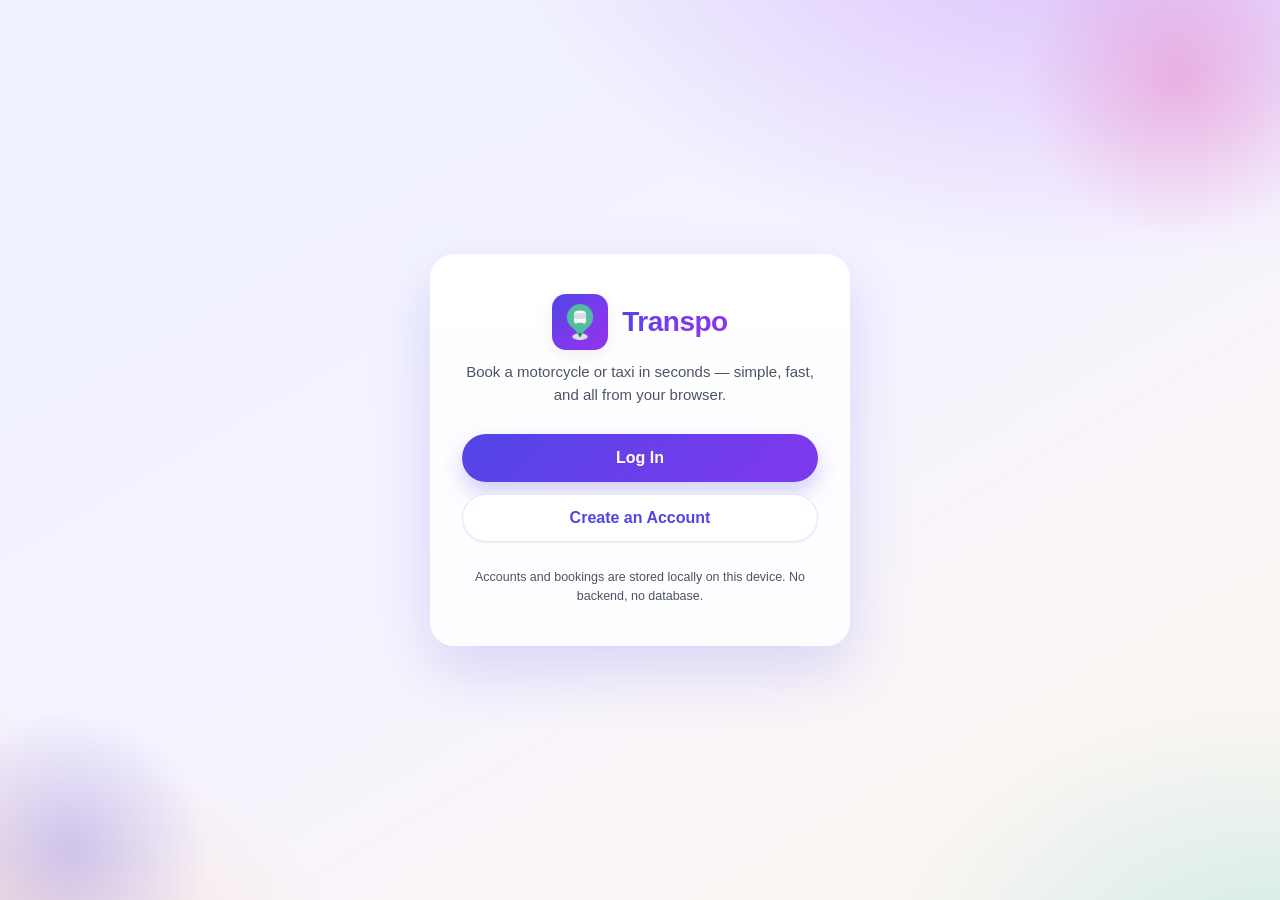
<file: index.html>
<!--This is a testing-->

<!DOCTYPE html>
<html lang="en">
<head>
  <meta charset="UTF-8">
  <meta name="viewport" content="width=device-width, initial-scale=1.0">
  <title>Transpo — Public Transportation Booking</title>
  <link rel="stylesheet" href="css/style.css">
</head>
<body>
  <main class="landing">
    <section class="landing-card">
      <div class="brand-wrap">
        <div class="logo-badge"><img src="assets/location.png" alt="Transpo logo"></div>
        <h1 class="brand">Transpo</h1>
      </div>
      <p class="tagline">Book a motorcycle or taxi in seconds — simple, fast, and all from your browser.</p>

      <div class="landing-actions">
        <a href="login.html" class="btn btn-primary btn-lg btn-block">Log In</a>
        <a href="register.html" class="btn btn-outline btn-lg btn-block">Create an Account</a>
      </div>

      <p class="landing-note">Accounts and bookings are stored locally on this device. No backend, no database.</p>
    </section>
  </main>

  <script src="js/storage.js"></script>
  <script>
    (function () {
      if (PTB.getCurrentUser()) {
        location.replace('dashboard.html');
      }
    })();
  </script>
</body>
</html>
</file>
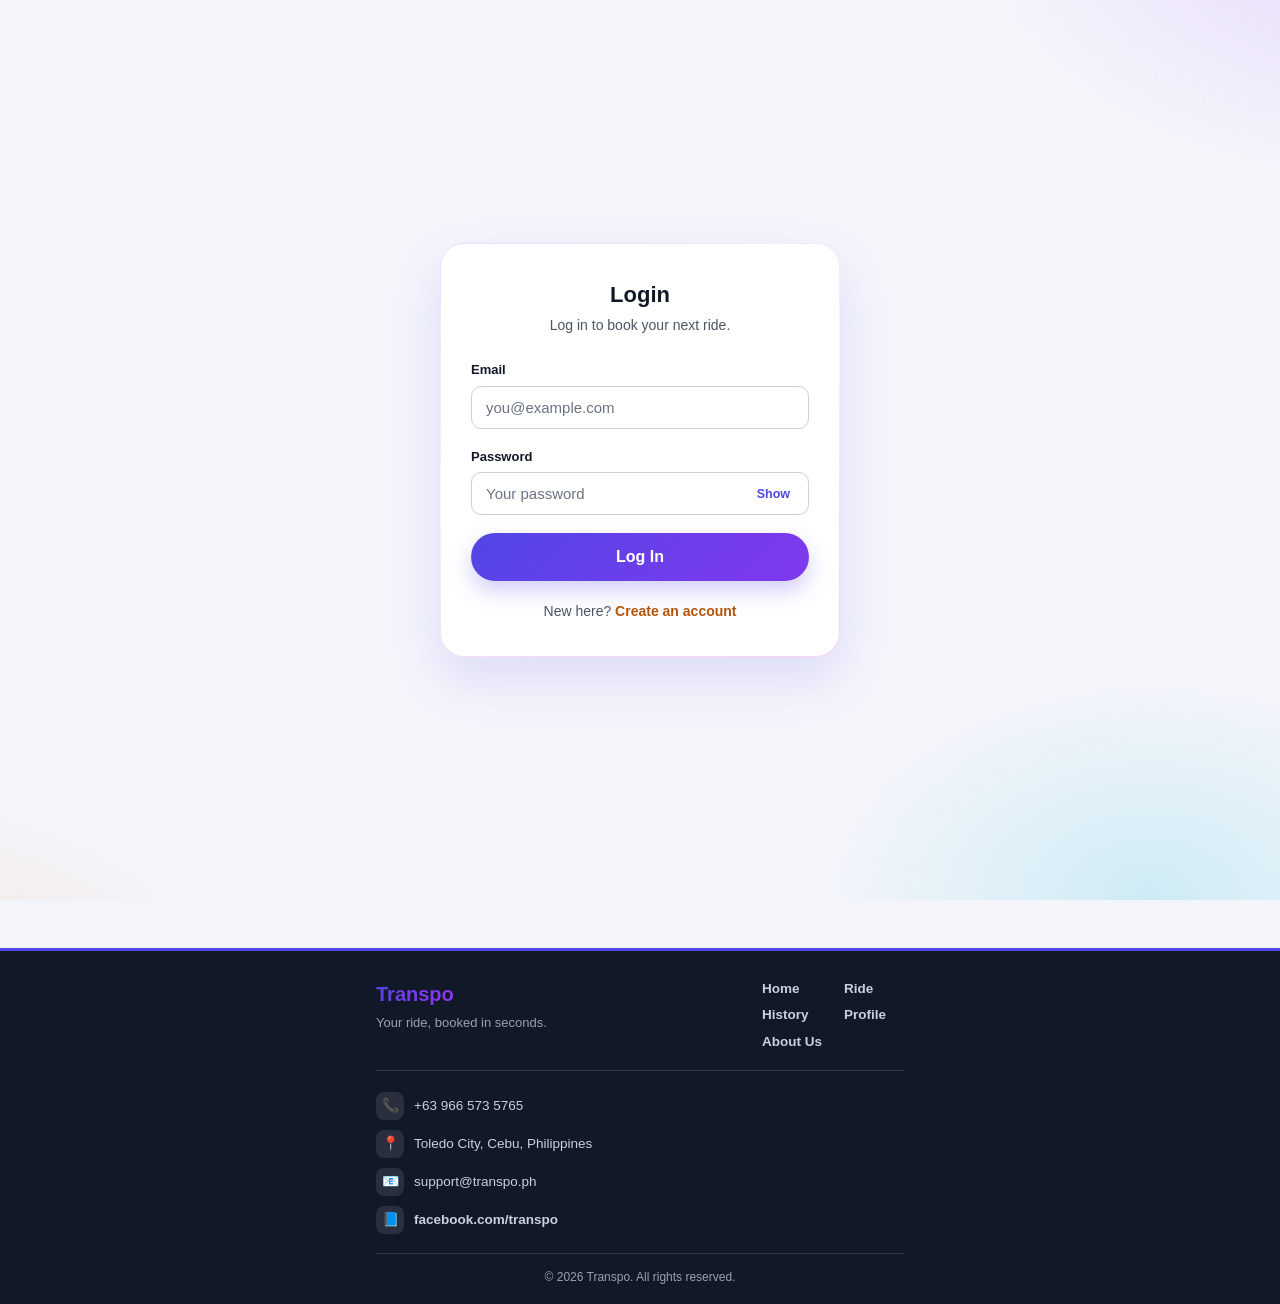
<file: about.html>
<!DOCTYPE html>
<html lang="en">
<head>
  <meta charset="UTF-8">
  <meta name="viewport" content="width=device-width, initial-scale=1.0">
  <title>About Us — Transpo</title>
  <link rel="stylesheet" href="css/style.css">
  <script src="js/storage.js"></script>
  <script src="js/nav.js"></script>

  <script>
    (function () {
      if (!PTB.getCurrentUser()) {
        location.replace('login.html');
      }
    })();
  </script>
</head>
<body>
  <div class="app">
    <div id="site-header"></div>

    <section class="hero-card">
      <div class="about-hero-icon">🚗</div>
      <h2>About Transpo</h2>
      <p>Getting where you need to be has never been simpler.</p>
    </section>

    <div class="card">
      <h3 class="about-h">Who We Are</h3>
      <p class="about-p">
        Transpo is a public transportation booking system designed to connect
        passengers with available motorcycle and taxi drivers in just a few taps.
        Our goal is to make city travel fast, affordable, and convenient for everyone.
      </p>
    </div>

    <div class="card mt-16">
      <h3 class="about-h">Our Mission</h3>
      <p class="about-p">
        We believe great transport should be effortless. Transpo removes the
        guesswork from commuting by giving you live pricing, a clear route preview,
        and a confirmed driver in seconds — all from your browser.
      </p>
    </div>

    <div class="card mt-16">
      <h3 class="about-h">What We Offer</h3>
      <div class="about-feature">
        <span class="af-icon">🏍</span>
        <div>
          <strong>Motorcycle Rides</strong>
          <p class="about-p sm">Fast and budget-friendly for solo trips through busy streets.</p>
        </div>
      </div>
      <div class="about-feature">
        <span class="af-icon">🚕</span>
        <div>
          <strong>Taxi Rides</strong>
          <p class="about-p sm">Spacious and comfortable for groups, luggage, and longer trips.</p>
        </div>
      </div>
      <div class="about-feature">
        <span class="af-icon">🗺</span>
        <div>
          <strong>Tap-to-Set Locations</strong>
          <p class="about-p sm">Mark your pickup and destination directly on the interactive map.</p>
        </div>
      </div>
      <div class="about-feature">
        <span class="af-icon">💰</span>
        <div>
          <strong>Transparent Fares</strong>
          <p class="about-p sm">See the full price breakdown before you confirm your booking.</p>
        </div>
      </div>
    </div>

    <div class="card mt-16">
      <h3 class="about-h">How It Works</h3>
      <ol class="about-steps">
        <li>Create an account or log in to your Transpo profile.</li>
        <li>Choose a ride type — motorcycle or taxi.</li>
        <li>Tap the map to set your pickup point and destination.</li>
        <li>Review the distance and fare, then confirm your booking.</li>
        <li>Get matched with a driver and track your trip details anytime.</li>
      </ol>
    </div>

    <div class="card mt-16">
      <h3 class="about-h">The System at a Glance</h3>
      <div class="about-detail">
        <span class="ad-label">Services</span>
        <span class="ad-value">Motorcycle &amp; Taxi</span>
      </div>
      <div class="about-detail">
        <span class="ad-label">Pricing</span>
        <span class="ad-value">Per kilometer + per passenger</span>
      </div>
      <div class="about-detail">
        <span class="ad-label">Location</span>
        <span class="ad-value">Interactive map with live route estimate</span>
      </div>
      <div class="about-detail">
        <span class="ad-label">Data Storage</span>
        <span class="ad-value">Saved locally on your device</span>
      </div>
      <div class="about-detail">
        <span class="ad-label">Booking Tracking</span>
        <span class="ad-value">Full history, active status &amp; cancellation</span>
      </div>
    </div>
  </div>

  <div id="site-footer"></div>
  <script src="js/header.js"></script>
  <script src="js/footer.js"></script>
  <script src="js/arrival-notice.js"></script>
</body>
</html>
</file>
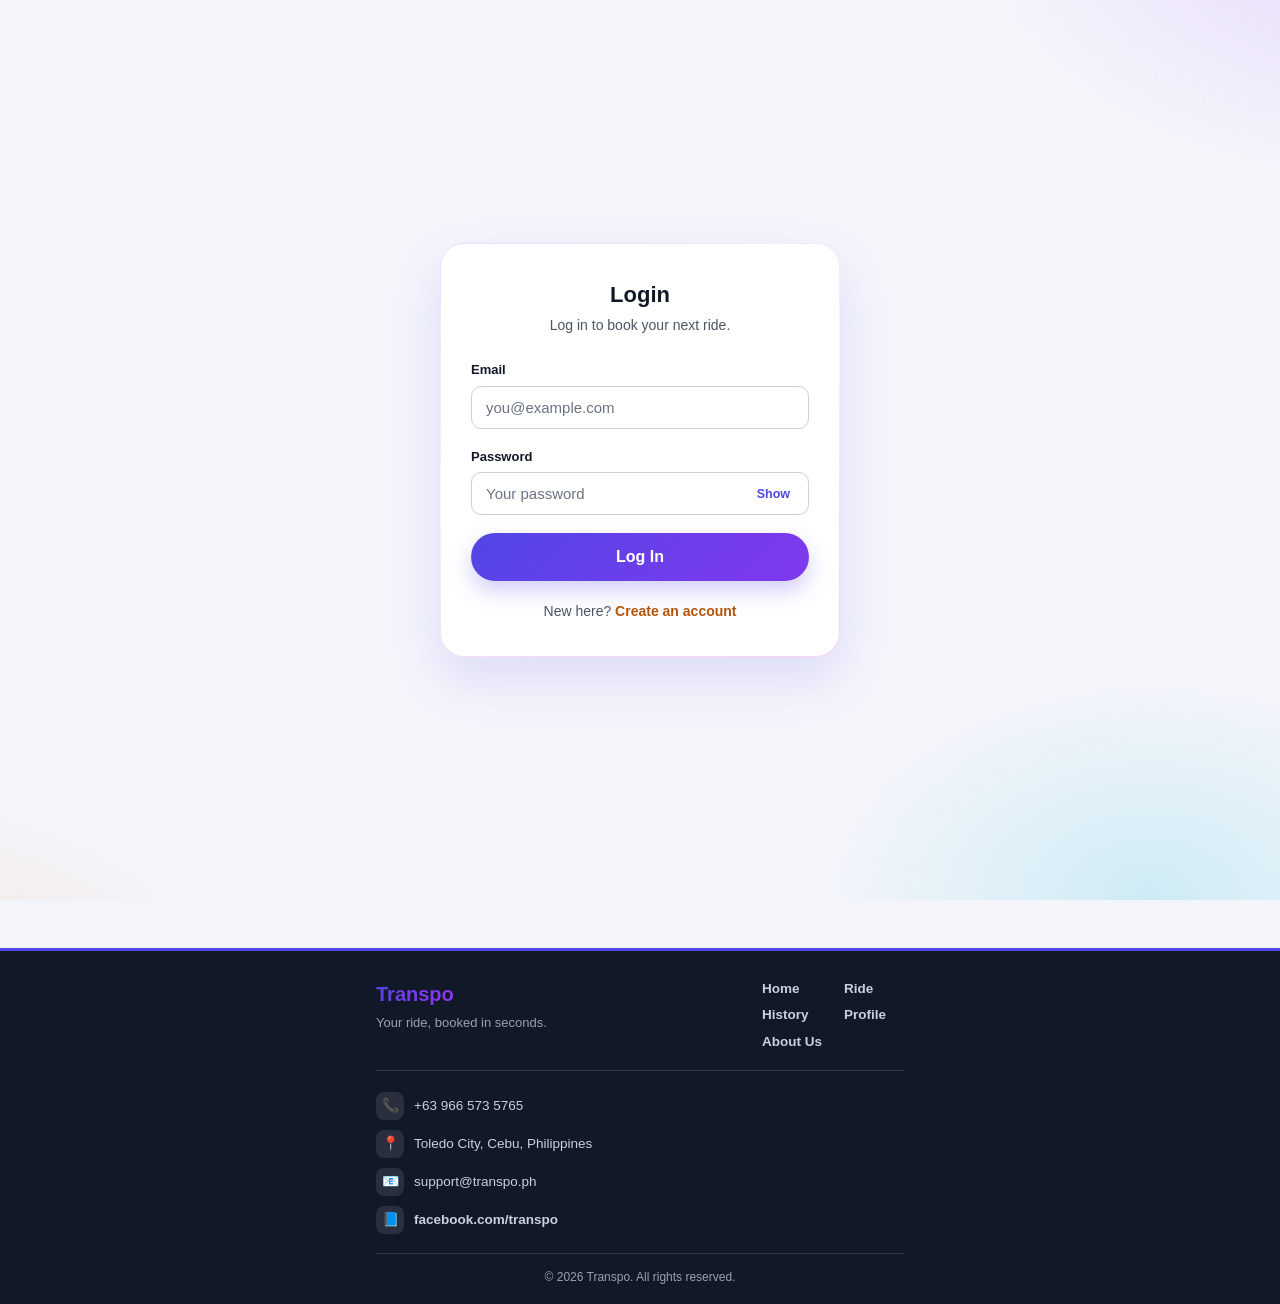
<file: dashboard.html>
<!DOCTYPE html>
<html lang="en">
<head>
  <meta charset="UTF-8">
  <meta name="viewport" content="width=device-width, initial-scale=1.0">
  <title>Dashboard — Transpo</title>
  <link rel="stylesheet" href="css/style.css">
  <script src="js/storage.js"></script>
  <script src="js/nav.js"></script>

  <script>
    (function () {
      if (!PTB.getCurrentUser()) {
        location.replace('login.html');
      }
    })();
  </script>
</head>
<body>
  <div class="app">
    <div id="site-header"></div>

    <section class="hero-card">
      <h2>Hello, <span id="userName">Rider</span>! 👋</h2>
      <p id="welcomeLine">Ready for your next trip?</p>
    </section>

    <div class="menu-grid">
      <div class="menu-card clickable" data-goto="services.html">
        <span class="menu-icon">📍</span>
        <div class="menu-label">Quick Book</div>
        <div class="menu-desc">Start booking right away</div>
      </div>
      <div class="menu-card clickable" data-goto="scheduled.html">
        <span class="menu-icon">🏍</span>
        <div class="menu-label">Schedule a Ride</div>
        <div class="menu-desc">Plan your trip in advance</div>
      </div>
      <div class="menu-card clickable" data-goto="history.html">
        <span class="menu-icon">📜</span>
        <div class="menu-label">Booking History</div>
        <div class="menu-desc">View or cancel bookings</div>
      </div>
      <div class="menu-card clickable" data-goto="profile.html">
        <span class="menu-icon">👤</span>
        <div class="menu-label">My Profile</div>
        <div class="menu-desc">Edit account details</div>
      </div>
    </div>

    <div class="dashboard-stats">
      <div class="stat-card" data-status="Active">
        <div class="stat-value" id="statActive">0</div>
        <div class="stat-label">Active bookings</div>
      </div>
      <div class="stat-card" data-status="Cancelled">
        <div class="stat-value" id="statCancelled">0</div>
        <div class="stat-label">Cancelled Bookings</div>
      </div>
    </div>
  </div>

  <div id="site-footer"></div>
  <script src="js/header.js"></script>
  <script src="js/footer.js"></script>
  <script src="js/arrival-notice.js"></script>

  <script src="js/dashboard.js"></script>
</body>
</html>
</file>
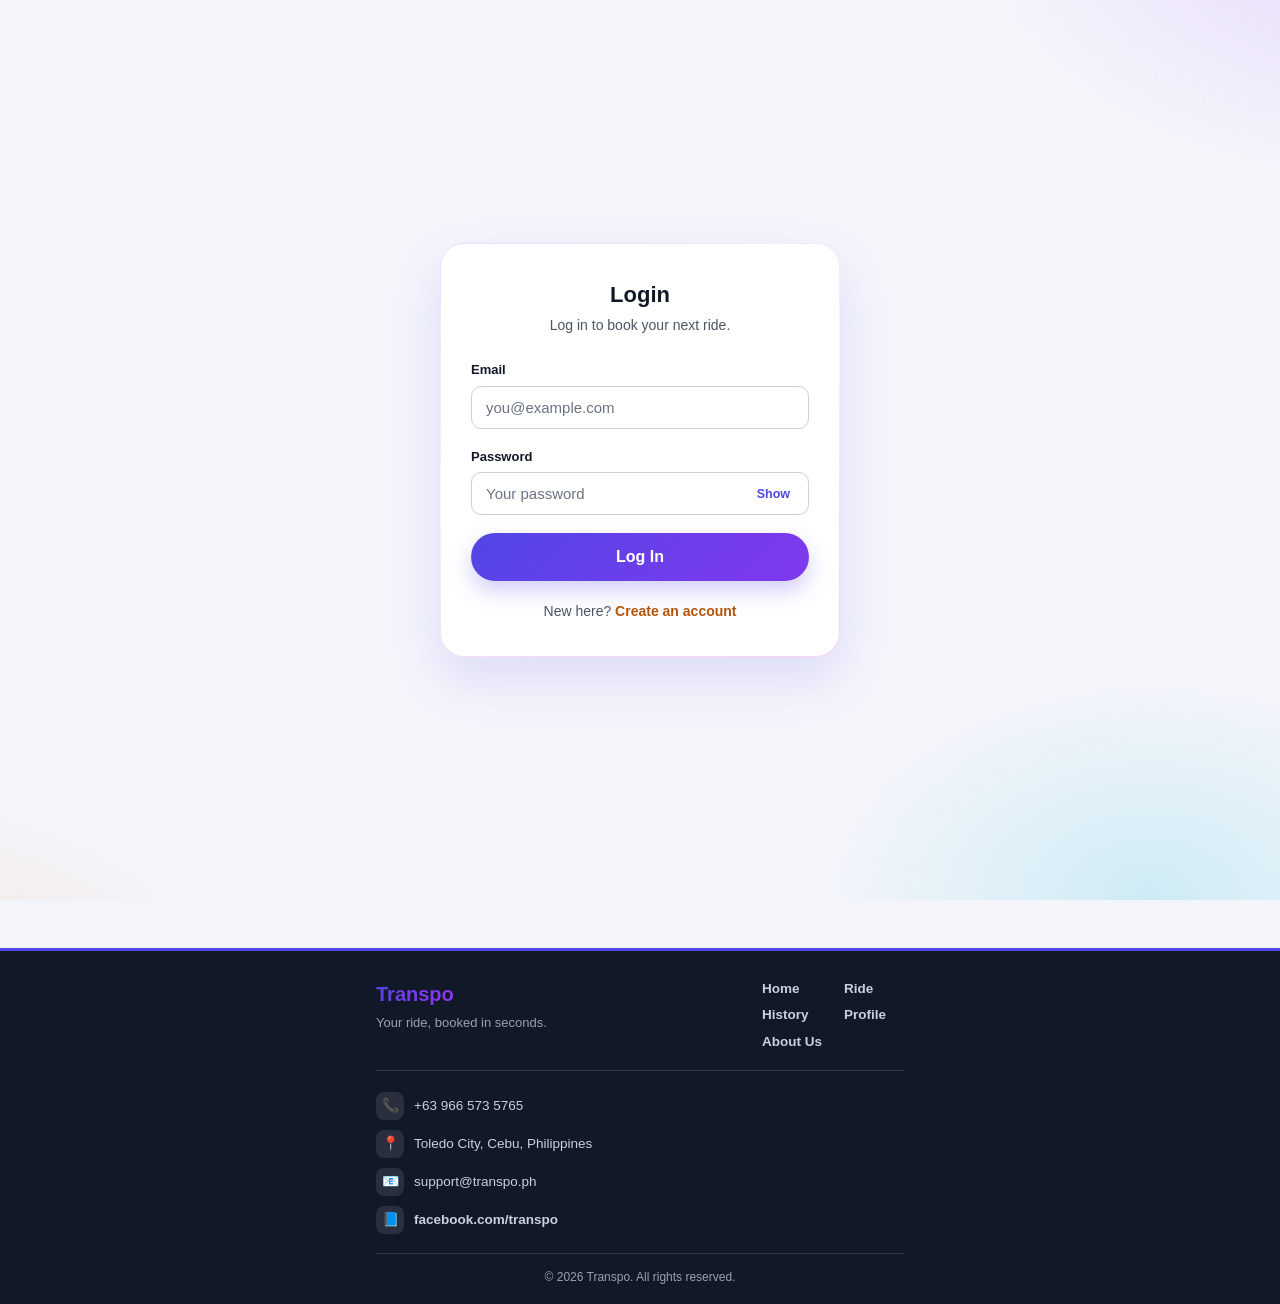
<file: login.html>
<!DOCTYPE html>
<html lang="en">
<head>
  <meta charset="UTF-8">
  <meta name="viewport" content="width=device-width, initial-scale=1.0">
  <title>Log In — Transpo</title>
  <link rel="stylesheet" href="css/style.css">
</head>
<body>
  <main class="auth-page">
    <section class="auth-card">
      <h1>Login</h1>
      <p class="sub">Log in to book your next ride.</p>

      <div id="alertError" class="alert alert-error" role="alert"></div>

      <form id="loginForm" novalidate>
        <div class="form-group">
          <label class="label" for="email">Email</label>
          <input class="input" type="email" id="email" name="email" placeholder="you@example.com" autocomplete="email">
          <p class="field-error" id="emailError">Enter a valid email address.</p>
        </div>

        <div class="form-group">
          <label class="label" for="password">Password</label>
          <div class="password-wrap">
            <input class="input" type="password" id="password" name="password" placeholder="Your password" autocomplete="current-password">
            <button type="button" class="toggle-pw" data-toggle-for="password">Show</button>
          </div>
          <p class="field-error" id="passwordError">Password is required.</p>
        </div>

        <button type="submit" class="btn btn-primary btn-block btn-lg">Log In</button>
      </form>

      <p class="auth-switch">New here? <a href="register.html">Create an account</a></p>
    </section>
  </main>

  <div id="site-footer"></div>
  <script src="js/footer.js"></script>

  <script src="js/storage.js"></script>
  <script>
    (function () {
      if (PTB.getCurrentUser()) {
        location.replace('dashboard.html');
      }
    })();
  </script>
  <script src="js/login.js"></script>
</body>
</html>
</file>
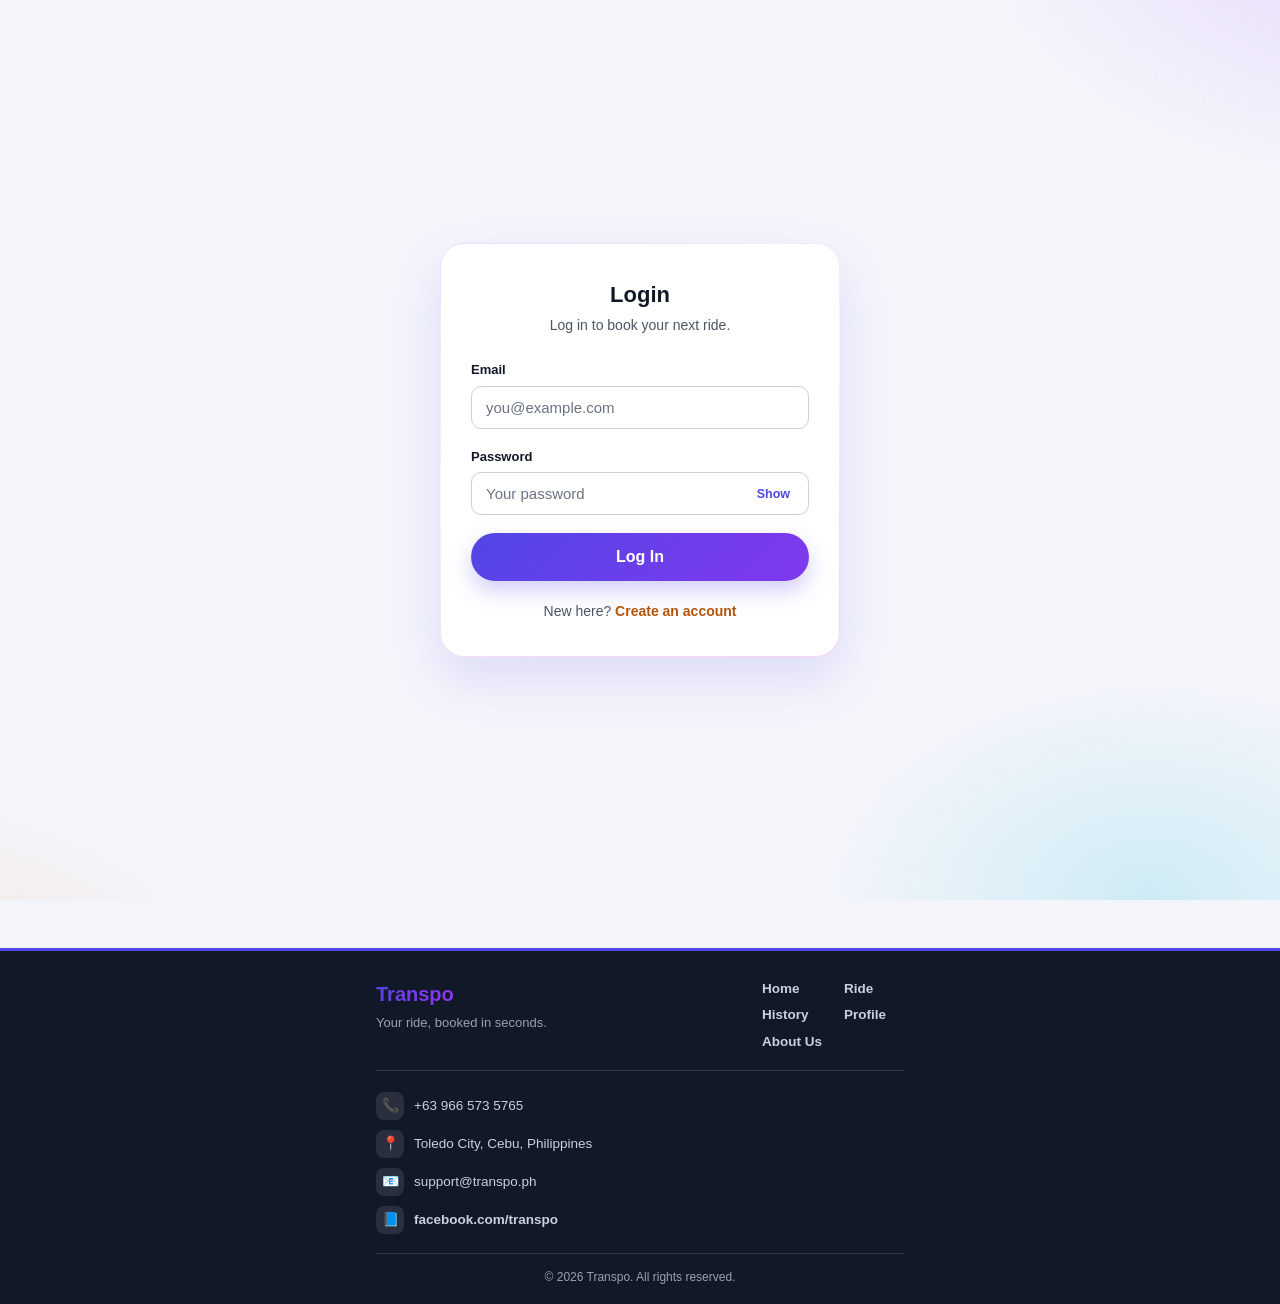
<file: profile.html>
<!DOCTYPE html>
<html lang="en">
<head>
  <meta charset="UTF-8">
  <meta name="viewport" content="width=device-width, initial-scale=1.0">
  <title>My Profile — Transpo</title>
  <link rel="stylesheet" href="css/style.css">
  <script src="js/storage.js"></script>
  <script src="js/nav.js"></script>

  <script>
    (function () {
      if (!PTB.getCurrentUser()) {
        location.replace('login.html');
      }
    })();
  </script>
</head>
<body>
  <div class="app">
    <div id="site-header"></div>

        <div class="profile-avatar" id="profileAvatar"></div>
    <h2 class="profile-name" id="profileName"></h2>

    <div id="alertSuccess" class="alert alert-success" role="status"></div>

    <div style="height:2rem"></div>
    <div class="card">
      <form id="profileForm" novalidate>
        <div class="form-group">
          <label class="label" for="fullName">Complete Name</label>
          <input class="input" type="text" id="fullName" name="fullName" autocomplete="name" disabled>
          <p class="field-error" id="nameError">Please enter your complete name.</p>
        </div>

        <div class="form-group">
          <label class="label" for="phone">Phone Number</label>
          <input class="input" type="tel" id="phone" name="phone" autocomplete="tel" disabled>
          <p class="field-error" id="phoneError">Please enter a valid phone number.</p>
        </div>

        <div class="form-group">
          <label class="label" for="address">Address</label>
          <input class="input" type="text" id="address" name="address" autocomplete="street-address" disabled>
          <p class="field-error" id="addressError">Please enter your address.</p>
        </div>

        <button type="button" id="editInfoBtn" class="btn btn-primary btn-block">Edit Information</button>
        <button type="submit" id="updateInfoBtn" class="btn btn-primary btn-block hidden mt-8">Update Information</button>
        <button type="button" id="cancelBtn" class="btn btn-outline btn-block hidden mt-8">Cancel</button>
      </form>
    </div>

    <div class="card mt-16">
      <div class="muted" style="font-size:13.5px; margin-bottom:14px">
        Logging out keeps your booking history saved on this device. Log back in anytime with your email and password.
      </div>
      <button type="button" id="logoutBtn" class="btn btn-danger btn-block">Log Out</button>
    </div>
  </div>

  <div id="site-footer"></div>
  <script src="js/header.js"></script>
  <script src="js/footer.js"></script>
  <script src="js/arrival-notice.js"></script>

  <script src="js/profile.js"></script>
</body>
</html>
</file>
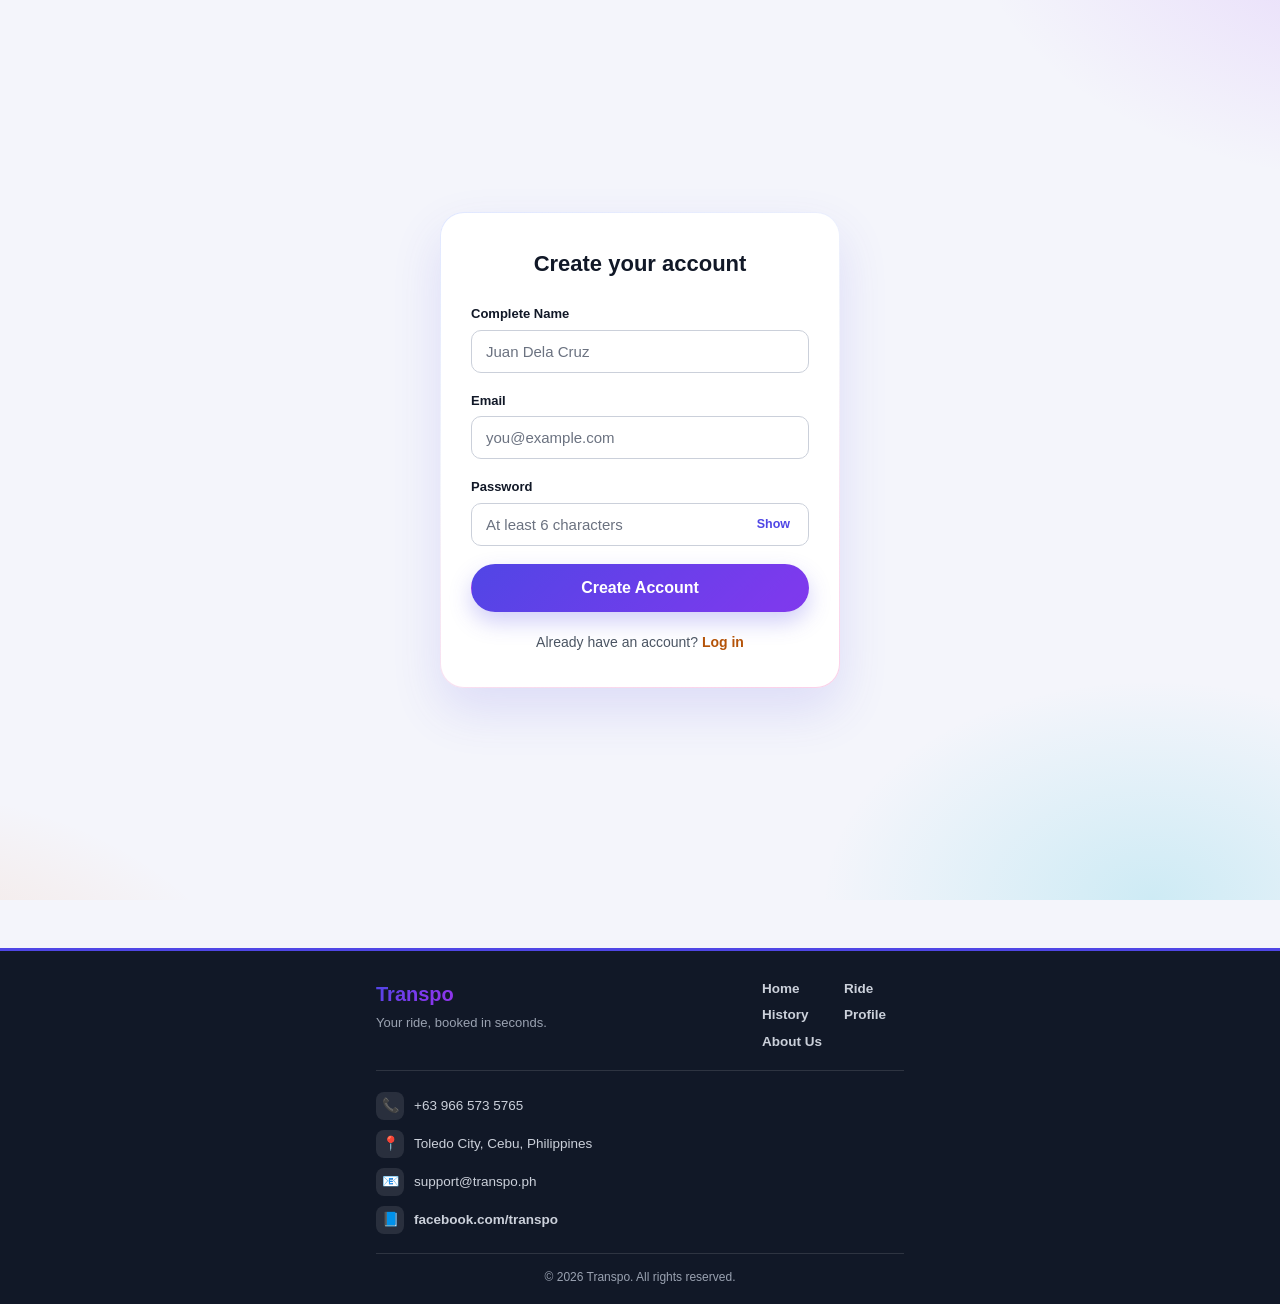
<file: register.html>
<!DOCTYPE html>
<html lang="en">
<head>
  <meta charset="UTF-8">
  <meta name="viewport" content="width=device-width, initial-scale=1.0">
  <title>Create Account — Transpo</title>
  <link rel="stylesheet" href="css/style.css">
</head>
<body>
  <main class="auth-page">
    <section class="auth-card">
      <h1>Create your account</h1>

      <div id="alertError" class="alert alert-error" role="alert"></div>

      <form id="registerForm" novalidate>
        <div class="form-group">
          <label class="label" for="fullName">Complete Name</label>
          <input class="input" type="text" id="fullName" name="fullName" placeholder="Juan Dela Cruz" autocomplete="name">
          <p class="field-error" id="fullNameError">Please enter your complete name.</p>
        </div>

        <div class="form-group">
          <label class="label" for="email">Email</label>
          <input class="input" type="email" id="email" name="email" placeholder="you@example.com" autocomplete="email">
          <p class="field-error" id="emailError">Enter a valid email address.</p>
        </div>

        <div class="form-group">
          <label class="label" for="password">Password</label>
          <div class="password-wrap">
            <input class="input" type="password" id="password" name="password" placeholder="At least 6 characters" autocomplete="new-password">
            <button type="button" class="toggle-pw" data-toggle-for="password">Show</button>
          </div>
          <p class="field-error" id="passwordError">Password must be at least 6 characters.</p>
        </div>

        <button type="submit" class="btn btn-primary btn-block btn-lg">Create Account</button>
      </form>

      <p class="auth-switch">Already have an account? <a href="login.html">Log in</a></p>
    </section>
  </main>

  <div id="site-footer"></div>
  <script src="js/footer.js"></script>

  <script src="js/storage.js"></script>
  <script>
    (function () {
      if (PTB.getCurrentUser()) {
        location.replace('dashboard.html');
      }
    })();
  </script>
  <script src="js/register.js"></script>
</body>
</html>
</file>
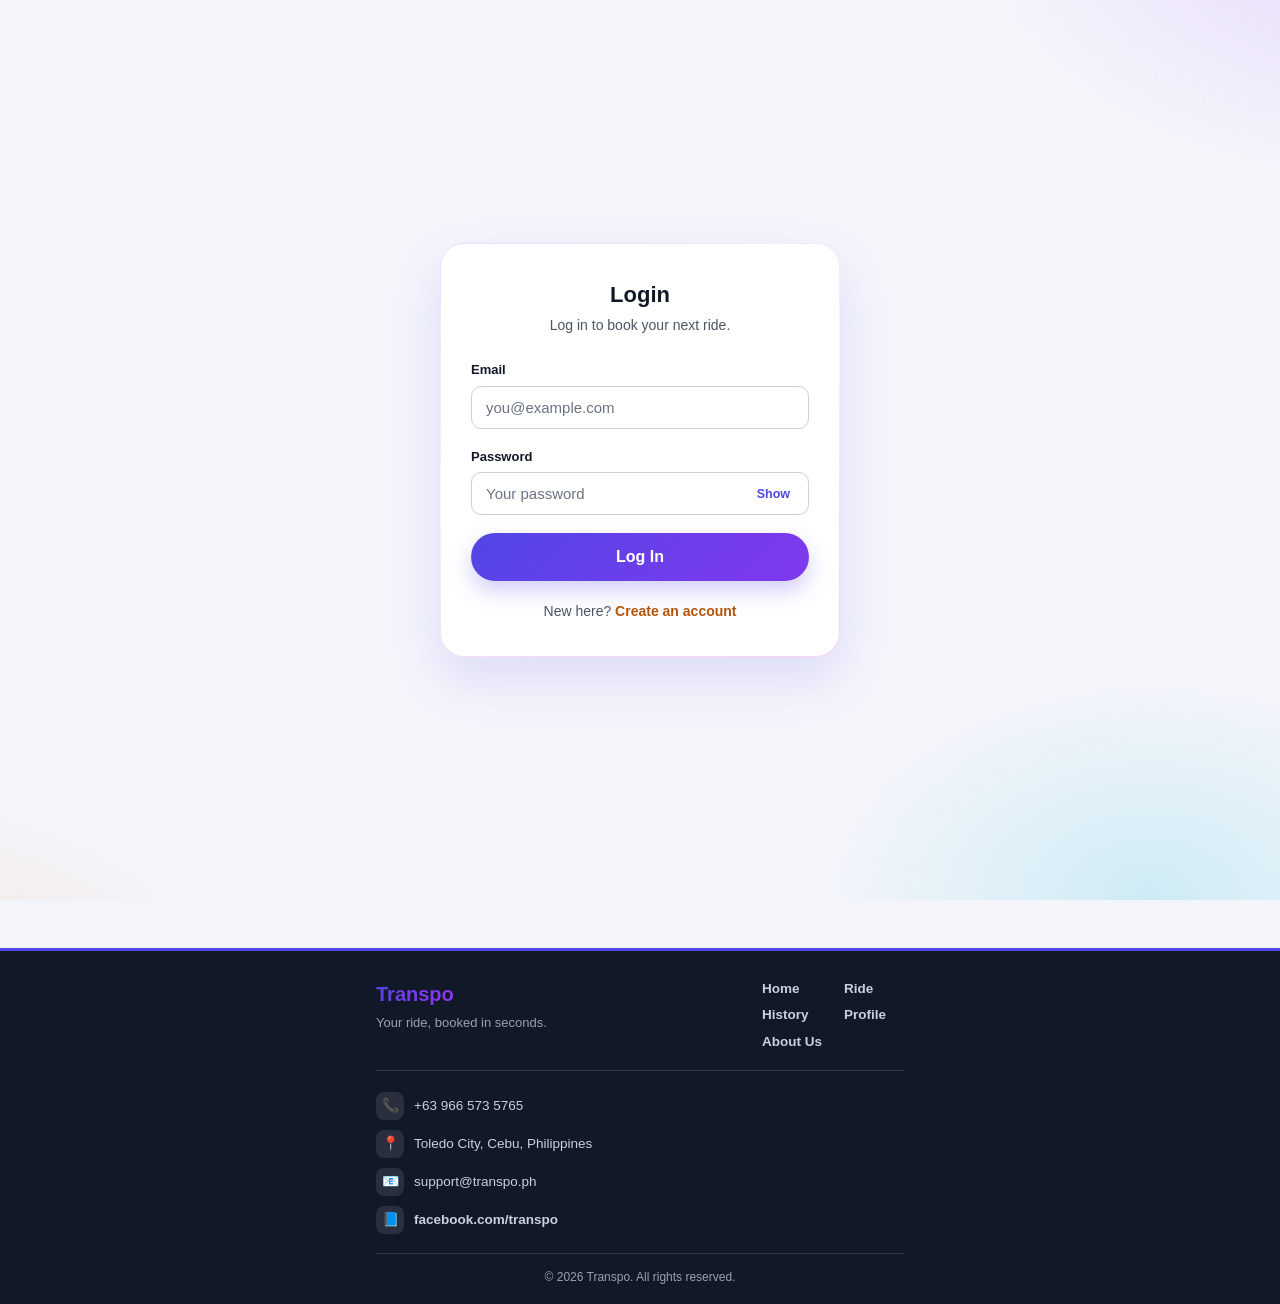
<file: services.html>
<!DOCTYPE html>
<html lang="en">
<head>
  <meta charset="UTF-8">
  <meta name="viewport" content="width=device-width, initial-scale=1.0">
  <title>Choose a Ride — Transpo</title>
  <link rel="stylesheet" href="css/style.css">
  <script src="js/storage.js"></script>
  <script src="js/nav.js"></script>

  <script>
    (function () {
      if (!PTB.getCurrentUser()) {
        location.replace('login.html');
      }
    })();
  </script>
</head>
<body>
  <div class="app">
    <div id="site-header"></div>

    <h1 class="page-title">Choose a ride</h1>
    <p class="page-sub">Find available Taxis and Motorcycles.</p>

    <div id="servicesList"></div>
  </div>

  <div id="site-footer"></div>
  <script src="js/header.js"></script>
  <script src="js/footer.js"></script>
  <script src="js/arrival-notice.js"></script>

  <script src="js/services.js"></script>
</body>
</html>
</file>
<file: css/style.css>
/* this is a testing comment */

/* Transpo — design tokens
   One brand hue (indigo), one functional accent (amber, for money and timing),
   a neutral ramp, and one shared hover + motion language. */

:root {
  /* Brand */
  --primary: #4f46e5;
  --primary-dark: #4338ca;
  --primary-deep: #3730a3;
  --primary-tint: #eef2ff;
  --primary-tint-strong: #e0e7ff;

  /* Gradients are where the colour comes from. They live here as tokens so the
     whole app shifts together instead of every component inventing its own.
     The brand ramp stays dark enough for white text at every stop. */
  --grad-brand: linear-gradient(135deg, #4f46e5 0%, #7c3aed 55%, #9333ea 100%);
  --grad-warm: linear-gradient(135deg, #f59e0b 0%, #f97316 55%, #fb7185 100%);
  --grad-cool: linear-gradient(135deg, #0ea5e9 0%, #6366f1 100%);
  --grad-fresh: linear-gradient(135deg, #10b981 0%, #06b6d4 100%);
  --grad-danger: linear-gradient(135deg, #e11d48 0%, #be123c 100%);
  --gradient: var(--grad-brand);

  /* Accent — dark enough to pass AA as text; the bright tone is for graphics only */
  --accent: #b45309;
  --accent-strong: #92400e;
  --accent-bright: #f97316;
  --accent-soft: #fff7ed;
  --accent-border: #fed7aa;

  /* Neutrals */
  --n-0: #ffffff;
  --n-50: #f5f6fa;
  --n-100: #eceef3;
  --n-200: #e3e6ec;
  --n-300: #cbd0da;
  --n-400: #9aa2b1;
  --n-500: #6b7280;
  --n-600: #4b5563;
  --n-700: #374151;
  --n-800: #1f2937;
  --n-900: #111827;

  /* Surfaces & text */
  --bg: #f4f5fb;
  --surface: var(--n-0);
  --surface-sunken: var(--n-100);
  --border: var(--n-200);
  --border-strong: var(--n-300);
  --text: var(--n-900);
  --text-muted: var(--n-600);

  /* Status */
  --success: #15803d;
  --success-soft: #ecfdf5;
  --success-border: #a7f3d0;
  --danger: #dc2626;
  --danger-strong: #b91c1c;
  --danger-soft: #fef2f2;
  --danger-border: #fecaca;
  --info: #1d4ed8;
  --info-soft: #eff6ff;
  --info-border: #bfdbfe;

  /* Controls */
  --btn-bg: var(--n-100);
  --btn-bg-hover: var(--n-200);
  --btn-border: var(--n-300);
  --card-tint: var(--primary-tint);

  /* Radius */
  --radius-xs: 8px;
  --radius-sm: 10px;
  --radius: 14px;
  --radius-lg: 18px;
  --radius-xl: 24px;
  --radius-pill: 9999px;

  /* Elevation — neutral for structure, tinted for anything that acts */
  --shadow-sm: 0 1px 2px rgba(17, 24, 39, 0.06);
  --shadow: 0 4px 14px rgba(17, 24, 39, 0.08);
  --shadow-lg: 0 16px 40px rgba(17, 24, 39, 0.14);
  --glow-brand: 0 10px 22px rgba(79, 70, 229, 0.26);
  --glow-violet: 0 10px 22px rgba(124, 58, 237, 0.26);
  --glow-warm: 0 10px 22px rgba(249, 115, 22, 0.24);
  --glow-fresh: 0 10px 22px rgba(16, 185, 129, 0.22);
  --glow-soft: 0 14px 34px rgba(79, 70, 229, 0.10);

  /* Motion */
  --dur-fast: 120ms;
  --dur: 180ms;
  --dur-slow: 420ms;
  --ease: cubic-bezier(0.2, 0.7, 0.3, 1);

  /* Focus */
  --ring: 0 0 0 3px rgba(79, 70, 229, 0.28);
  --ring-danger: 0 0 0 3px rgba(220, 38, 38, 0.18);

  /* Hover — one shared language: a 2px lift, one shadow step, brand border.
     Neutralised for touch pointers and reduced-motion users (see below). */
  --hover-lift: -2px;
  --hover-shadow: var(--shadow);
  --hover-border: var(--primary);

  /* Controls lift less than cards so they never look like they float. */
  --lift-control: -1px;

  --font: -apple-system, BlinkMacSystemFont, "Segoe UI", Roboto, Helvetica, Arial, sans-serif;
}

@media (hover: none), (prefers-reduced-motion: reduce) {
  :root {
    --hover-lift: 0px;
    --hover-shadow: var(--shadow-sm);
  }
}

/* ---------- Accessibility ---------- */

:focus-visible {
  outline: 2px solid var(--primary);
  outline-offset: 2px;
}

@media (prefers-reduced-motion: reduce) {
  *,
  *::before,
  *::after {
    animation-duration: 0.01ms !important;
    animation-iteration-count: 1 !important;
    transition-duration: 0.01ms !important;
    scroll-behavior: auto !important;
  }
}

*,
*::before,
*::after {
  box-sizing: border-box;
  margin: 0;
  padding: 0;
}

html {
  -webkit-text-size-adjust: 100%;
}

body {
  font-family: var(--font);
  background: var(--bg);
  color: var(--text);
  line-height: 1.5;
  min-height: 100vh;
}

/* Three soft colour fields drifting behind every page. Fixed so they stay put
   while the page scrolls, and behind the content so no component has to know
   they exist. The landing and auth pages paint their own full-bleed colour, so
   these only show through the app shell. */
body::before {
  content: '';
  position: fixed;
  inset: -12% -8% auto -8%;
  height: 76vh;
  z-index: -1;
  pointer-events: none;
  background:
    radial-gradient(closest-side, rgba(99, 102, 241, 0.30), transparent 70%),
    radial-gradient(closest-side, rgba(236, 72, 153, 0.20), transparent 70%),
    radial-gradient(closest-side, rgba(249, 115, 22, 0.16), transparent 70%);
  background-size: 64vw 64vw, 52vw 52vw, 46vw 46vw;
  background-position: 8% 0%, 92% 4%, 58% 54%;
  background-repeat: no-repeat;
  filter: blur(8px);
  animation: aurora-drift 28s var(--ease) infinite alternate;
}

@keyframes aurora-drift {
  from {
    transform: translate3d(0, 0, 0) scale(1);
  }

  to {
    transform: translate3d(0, 3%, 0) scale(1.08);
  }
}

a {
  color: var(--primary);
  text-decoration: none;
  font-weight: 600;
  transition: color var(--dur-fast) var(--ease);
}

a:hover {
  color: var(--primary-dark);
}

button {
  font-family: inherit;
  cursor: pointer;
}

input {
  font-family: inherit;
}

/* ---------- Buttons ---------- */

.btn {
  display: inline-flex;
  align-items: center;
  justify-content: center;
  gap: 8px;
  background: var(--btn-bg);
  color: var(--text);
  border: 1px solid var(--btn-border);
  border-radius: var(--radius-pill);
  padding: 12px 22px;
  font-size: 15px;
  font-weight: 600;
  line-height: 1;
  box-shadow: var(--shadow-sm);
  transition: transform var(--dur) var(--ease),
    background-color var(--dur-fast) var(--ease),
    border-color var(--dur-fast) var(--ease),
    box-shadow var(--dur) var(--ease),
    color var(--dur-fast) var(--ease);
}

.btn:hover:not(:disabled) {
  background: var(--btn-bg-hover);
  transform: translateY(var(--lift-control));
  box-shadow: var(--shadow);
}

.btn:active {
  transform: scale(0.98);
}

.btn:disabled {
  opacity: 0.55;
  cursor: not-allowed;
  transform: none;
  box-shadow: none;
}

/* Actions carry the brand gradient; secondary and destructive actions stay on
   light surfaces so one filled button per screen keeps its meaning. Scripts swap
   these classes to mark state (see services.js, booking.js), so every variant
   needs its own hover and disabled state. */
.btn-primary,
.btn-accent {
  background: var(--grad-brand);
  background-size: 170% 170%;
  background-position: 0% 50%;
  color: #fff;
  border-color: transparent;
  font-weight: 700;
  box-shadow: var(--glow-brand);
  transition: transform var(--dur) var(--ease),
    box-shadow var(--dur) var(--ease),
    background-position var(--dur-slow) var(--ease);
}

.btn-primary:hover:not(:disabled),
.btn-accent:hover:not(:disabled) {
  background: var(--grad-brand);
  background-position: 100% 50%;
  transform: translateY(var(--lift-control));
  box-shadow: var(--glow-violet);
}

.btn-primary:disabled,
.btn-accent:disabled {
  background: var(--n-200);
  background-size: auto;
  color: var(--n-500);
  border-color: transparent;
  box-shadow: none;
  transform: none;
}

.btn-outline {
  background: var(--surface);
  color: var(--primary);
  border-color: var(--primary-tint-strong);
}

.btn-outline:hover:not(:disabled) {
  background: var(--primary-tint);
  color: var(--primary-dark);
  border-color: var(--primary);
}

.btn-danger {
  background: var(--surface);
  color: var(--danger);
  border-color: var(--danger-border);
}

.btn-danger:hover:not(:disabled) {
  background: var(--danger-soft);
  border-color: var(--danger);
}

.btn-block {
  width: 100%;
}

.btn-lg {
  padding: 15px 26px;
  font-size: 16px;
}

/* ---------- Forms ---------- */

.form-group {
  margin-bottom: 18px;
}

.form-head {
  font-size: 20px;
  font-weight: 800;
  line-height: 1.3;
  margin-bottom: 16px;
}

.label {
  display: block;
  font-size: 13px;
  font-weight: 600;
  color: var(--text);
  margin-bottom: 6px;
}

.input {
  width: 100%;
  padding: 12px 14px;
  font-size: 15px;
  color: var(--text);
  background: var(--surface);
  border: 1.5px solid var(--border-strong);
  border-radius: var(--radius-sm);
  transition: border-color var(--dur-fast) var(--ease), box-shadow var(--dur-fast) var(--ease);
}

.input::placeholder {
  color: var(--n-500);
}

.input:hover:not(:disabled):not(.readonly) {
  border-color: var(--n-400);
}

.input:focus {
  outline: none;
  border-color: var(--primary);
  box-shadow: var(--ring);
}

.input.readonly {
  background: var(--n-100);
  color: var(--text-muted);
  cursor: not-allowed;
}

.input:disabled {
  background: var(--n-100);
  color: var(--text-muted);
  cursor: not-allowed;
  opacity: 1;
}

.input.invalid {
  border-color: var(--danger);
}

.input.invalid:focus {
  box-shadow: var(--ring-danger);
}

.field-error {
  display: none;
  font-size: 12.5px;
  color: var(--danger);
  margin-top: 5px;
}

.input.invalid + .field-error,
.field-error.show {
  display: block;
}

.password-wrap {
  position: relative;
}

.password-wrap .input {
  padding-right: 70px;
}

.toggle-pw {
  position: absolute;
  right: 8px;
  top: 50%;
  transform: translateY(-50%);
  background: none;
  border: 1px solid transparent;
  border-radius: var(--radius-pill);
  color: var(--primary);
  font-size: 12.5px;
  font-weight: 600;
  padding: 5px 10px;
  transition: background-color var(--dur-fast) var(--ease), color var(--dur-fast) var(--ease);
}

.toggle-pw:hover {
  background: var(--primary-tint);
  color: var(--primary-dark);
}

/* ---------- Alerts & badges ---------- */

.alert {
  display: none;
  padding: 12px 14px;
  border-radius: var(--radius-sm);
  font-size: 14px;
  margin-bottom: 16px;
  border: 1px solid transparent;
  border-left-width: 4px;
}

.alert.show {
  display: block;
}

.alert-success {
  background: var(--success-soft);
  color: var(--success);
  border-color: var(--success-border);
}

.alert-error {
  background: var(--danger-soft);
  color: var(--danger);
  border-color: var(--danger-border);
}

.alert-info {
  background: var(--info-soft);
  color: var(--info);
  border-color: var(--info-border);
  font-size: 13px;
}

.badge {
  display: inline-flex;
  align-items: center;
  gap: 6px;
  padding: 4px 12px;
  border-radius: var(--radius-pill);
  border: 1px solid transparent;
  font-size: 12.5px;
  font-weight: 700;
}

.badge-available,
.badge-active {
  background: linear-gradient(135deg, #ecfdf5, #d7f7e6);
  color: var(--success);
  border-color: var(--success-border);
  box-shadow: 0 2px 10px rgba(21, 128, 61, 0.14);
}

.badge-unavailable,
.badge-offline,
.badge-cancelled {
  background: linear-gradient(135deg, #fef2f2, #ffe0e0);
  color: var(--danger);
  border-color: var(--danger-border);
  box-shadow: 0 2px 10px rgba(220, 38, 38, 0.12);
}

.badge-completed {
  background: linear-gradient(135deg, var(--info-soft), #e0e7ff);
  color: var(--info);
  border-color: var(--info-border);
  box-shadow: 0 2px 10px rgba(29, 78, 216, 0.12);
}

/* ---------- Cards ---------- */

/* Cards keep a white body but wear the brand as a gradient hairline (see each
   component rule below), so a page of them reads as one set rather than a
   stack of grey rectangles. */
.card {
  background: var(--surface);
  border: 1px solid var(--border);
  border-radius: var(--radius-lg);
  box-shadow: var(--shadow-sm);
  padding: 20px;
}

/* ---------- Landing page ---------- */

.landing {
  min-height: 100vh;
  position: relative;
  overflow: hidden;
  background:
    radial-gradient(1000px 600px at 85% -10%, rgba(168, 85, 247, 0.32), transparent 60%),
    radial-gradient(800px 500px at -10% 110%, rgba(249, 115, 22, 0.20), transparent 60%),
    radial-gradient(700px 500px at 100% 110%, rgba(6, 182, 212, 0.20), transparent 60%),
    linear-gradient(150deg, #eef2ff 0%, #f5f3ff 50%, #fff7ed 100%);
  background-size: auto, auto, auto, auto;
  display: flex;
  align-items: center;
  justify-content: center;
  padding: 24px;
}

/* Slow drift so the first screen the app ever shows is not a still image. */
.landing::before,
.landing::after {
  content: '';
  position: absolute;
  border-radius: 50%;
  pointer-events: none;
}

.landing::before {
  width: 320px;
  height: 320px;
  top: -80px;
  right: -60px;
  background: radial-gradient(circle, rgba(236, 72, 153, 0.28), transparent 70%);
  animation: aurora-drift 22s var(--ease) infinite alternate;
}

.landing::after {
  width: 280px;
  height: 280px;
  bottom: -90px;
  left: -70px;
  background: radial-gradient(circle, rgba(79, 70, 229, 0.24), transparent 70%);
  animation: aurora-drift 26s var(--ease) infinite alternate-reverse;
}

.landing-card {
  width: 100%;
  max-width: 420px;
  position: relative;
  z-index: 1;
  background: linear-gradient(180deg, #ffffff, #fdfcff);
  border-radius: var(--radius-xl);
  box-shadow: 0 24px 60px rgba(79, 70, 229, 0.18);
  padding: 40px 32px;
  text-align: center;
}

.logo-badge {
  width: 72px;
  height: 72px;
  border-radius: var(--radius-lg);
  background: var(--gradient);
  display: inline-flex;
  align-items: center;
  justify-content: center;
  font-size: 34px;
  box-shadow: var(--shadow-lg);
  margin-bottom: 18px;
}

.logo-badge img {
  width: 58px;
  height: 58px;
  display: block;
}

.brand-wrap {
  display: inline-flex;
  align-items: center;
  gap: 14px;
  justify-content: center;
}

.brand-wrap .logo-badge {
  width: 56px;
  height: 56px;
  border-radius: var(--radius);
  margin-bottom: 0;
  box-shadow: var(--shadow);
}

.brand-wrap .logo-badge img {
  width: 48px;
  height: 48px;
}

.brand {
  font-size: 28px;
  font-weight: 800;
  letter-spacing: -0.5px;
}

.brand {
  background: var(--gradient);
  -webkit-background-clip: text;
  background-clip: text;
  -webkit-text-fill-color: transparent;
}

.landing-card p.tagline {
  color: var(--text-muted);
  margin: 8px 0 28px;
  font-size: 15px;
}

.landing-actions {
  display: flex;
  flex-direction: column;
  gap: 12px;
}

.landing-note {
  margin-top: 26px;
  font-size: 12.5px;
  color: var(--text-muted);
}

/* ---------- Auth pages ---------- */

.auth-page {
  min-height: 100vh;
  display: flex;
  align-items: center;
  justify-content: center;
  padding: 24px;
  background:
    radial-gradient(800px 500px at 110% -10%, rgba(168, 85, 247, 0.20), transparent 55%),
    radial-gradient(700px 450px at -10% 115%, rgba(249, 115, 22, 0.16), transparent 55%),
    radial-gradient(600px 400px at 90% 100%, rgba(6, 182, 212, 0.16), transparent 55%),
    var(--bg);
}

.auth-card {
  width: 100%;
  max-width: 400px;
  background:
    linear-gradient(var(--surface), var(--surface)) padding-box,
    linear-gradient(160deg, var(--primary-tint-strong), transparent 45%, #fbcfe8) border-box;
  border: 1px solid transparent;
  border-radius: var(--radius-xl);
  box-shadow: 0 22px 50px rgba(79, 70, 229, 0.14);
  padding: 34px 30px;
}

.auth-card h1 {
  font-size: 22px;
  margin-bottom: 4px;
  text-align: center;
}

/* The form carries the gap from the heading, so pages work with or without
   the optional .sub line. */
.auth-card .sub {
  color: var(--text-muted);
  font-size: 14px;
  margin-bottom: 0;
  text-align: center;
}

.auth-card form {
  margin-top: 24px;
}

.auth-switch {
  text-align: center;
  margin-top: 20px;
  font-size: 14px;
  color: var(--text-muted);
}

.auth-switch a {
  color: var(--accent);
}

.auth-switch a:hover {
  color: var(--accent-strong);
}

/* ---------- App layout ---------- */

.app {
  max-width: 520px;
  margin: 0 auto;
  padding: 16px 16px 48px;
}

.topbar {
  display: flex;
  align-items: center;
  justify-content: space-between;
  gap: 10px;
  padding: 10px 2px 18px;
  position: relative;
  border-bottom: 0;
}

/* Fades out at the edges so the header does not end on a hard line. */
.header-break {
  border: 0;
  height: 1px;
  background: linear-gradient(90deg, transparent, var(--border-strong) 35%, var(--border-strong) 65%, transparent);
  margin: -5px 0 18px;
}

.topbar .brand-sm {
  font-size: 18px;
  font-weight: 800;
  background: var(--gradient);
  -webkit-background-clip: text;
  background-clip: text;
  -webkit-text-fill-color: transparent;
}

.topbar .brand-sm img {
  width: 50px;
  height: 50px;
  vertical-align: middle;
  margin-right: 9px;
  border-radius: var(--radius);
  max-width: 100%;
}

.nav-links {
  display: flex;
  gap: 4px;
}

.nav-link {
  background: none;
  border: 1px solid transparent;
  border-radius: var(--radius-pill);
  padding: 7px 13px;
  font-size: 13px;
  font-weight: 600;
  color: var(--text-muted);
  transition: background-color var(--dur-fast) var(--ease),
    border-color var(--dur-fast) var(--ease),
    color var(--dur-fast) var(--ease);
}

.nav-link:hover {
  background: var(--surface-sunken);
  color: var(--text);
}

.nav-link.active {
  background: var(--primary);
  color: #fff;
  border-color: var(--primary);
  box-shadow: var(--shadow-sm);
}

.nav-link.active:hover {
  background: var(--primary-dark);
  color: #fff;
}

/* Hamburger toggle button (hidden on desktop) */
.nav-toggle {
  display: none;
  width: 42px;
  height: 42px;
  margin-left: auto;
  border: 1px solid var(--border);
  border-radius: var(--radius-sm);
  background: var(--surface);
  box-shadow: var(--shadow-sm);
  padding: 0;
  justify-content: center;
  align-items: center;
  flex-direction: column;
  gap: 5px;
  transition: background-color var(--dur-fast) var(--ease), border-color var(--dur-fast) var(--ease);
}

.nav-toggle:hover {
  background: var(--surface-sunken);
  border-color: var(--border-strong);
}

.nav-toggle span {
  display: block;
  width: 20px;
  height: 2px;
  border-radius: 2px;
  background: var(--text);
  transition: transform 0.2s ease, opacity 0.2s ease;
}

.nav-toggle.open span:nth-child(1) {
  transform: translateY(7px) rotate(45deg);
}

.nav-toggle.open span:nth-child(2) {
  opacity: 0;
}

.nav-toggle.open span:nth-child(3) {
  transform: translateY(-7px) rotate(-45deg);
}

/* Responsive: collapse navbar into hamburger menu */
@media (max-width: 560px) {
  .topbar {
    flex-wrap: nowrap;
  }

  .nav-links {
    display: none;
    flex-direction: column;
    align-items: stretch;
    position: absolute;
    top: calc(100% + 4px);
    left: 0;
    right: 0;
    background: var(--surface);
    border: 1px solid var(--border);
    border-radius: var(--radius-lg);
    box-shadow: var(--shadow-lg);
    padding: 10px;
    gap: 4px;
    z-index: 40;
  }

  .nav-links.open {
    display: flex;
  }

  .nav-toggle {
    display: inline-flex;
  }
}

.page-title {
  font-size: 22px;
  font-weight: 800;
  letter-spacing: -0.3px;
  margin-bottom: 4px;
}

.profile-avatar {
  width: 92px;
  height: 92px;
  margin: 10px auto 12px;
  display: flex;
  align-items: center;
  justify-content: center;
  border-radius: 50%;
  background: var(--gradient);
  color: #fff;
  font-size: 34px;
  font-weight: 800;
  letter-spacing: 1px;
  box-shadow: var(--shadow-lg);
}

.profile-name {
  font-size: 20px;
  font-weight: 800;
  text-align: center;
  margin-bottom: 2px;
}

.page-sub {
  color: var(--text-muted);
  font-size: 14px;
  margin-bottom: 20px;
}

/* ---------- Dashboard ---------- */

/* The hero pans slowly across the brand gradient. Content sits above a soft
   highlight so white text stays legible on every frame. */
.hero-card {
  background: var(--grad-brand);
  background-size: 200% 200%;
  color: #fff;
  border-radius: var(--radius-lg);
  padding: 26px 22px;
  margin-bottom: 20px;
  box-shadow: var(--glow-brand);
  position: relative;
  overflow: hidden;
  animation: gradient-pan 14s ease-in-out infinite alternate;
}

.hero-card > * {
  position: relative;
  z-index: 1;
}

.hero-card::after {
  content: '';
  position: absolute;
  right: -60px;
  bottom: -90px;
  width: 220px;
  height: 220px;
  border-radius: 50%;
  background: radial-gradient(circle, rgba(255, 255, 255, 0.28), transparent 70%);
}

@keyframes gradient-pan {
  from {
    background-position: 0% 50%;
  }

  to {
    background-position: 100% 50%;
  }
}

.hero-card h2 {
  font-size: 22px;
  font-weight: 800;
  margin-bottom: 4px;
}

.hero-card p {
  opacity: 0.9;
  font-size: 14px;
}

.menu-grid {
  display: grid;
  grid-template-columns: 1fr 1fr;
  gap: 14px;
  margin-top: 20px;
}

/* Each dashboard tile takes its own hue, set once here and reused by the icon
   tile and the hover tint. */
.menu-card:nth-child(1) { --card-accent: var(--grad-brand); }
.menu-card:nth-child(2) { --card-accent: var(--grad-warm); }
.menu-card:nth-child(3) { --card-accent: var(--grad-fresh); }
.menu-card:nth-child(4) { --card-accent: var(--grad-cool); }

.menu-card {
  background: var(--card-tint);
  border: 1px solid var(--border);
  border-radius: var(--radius-lg);
  box-shadow: var(--shadow-sm);
  padding: 20px 16px;
  text-align: center;
  transition: transform var(--dur) var(--ease),
    box-shadow var(--dur) var(--ease),
    border-color var(--dur-fast) var(--ease),
    background-color var(--dur-fast) var(--ease);
}

.menu-card.clickable {
  cursor: pointer;
}

.menu-card.clickable:hover {
  transform: translateY(var(--hover-lift));
  box-shadow: var(--hover-shadow);
  border-color: var(--hover-border);
  background: var(--primary-tint-strong);
}

/* The emoji sits on a coloured tile so each tile has a colour of its own. */
.menu-card .menu-icon {
  width: 52px;
  height: 52px;
  margin: 0 auto 10px;
  border-radius: var(--radius);
  background: var(--card-accent, var(--grad-brand));
  box-shadow: var(--glow-soft);
  display: flex;
  align-items: center;
  justify-content: center;
  font-size: 26px;
  transition: transform var(--dur) var(--ease);
}

.menu-card.clickable:hover .menu-icon {
  transform: scale(1.06) rotate(-4deg);
}

.menu-card .menu-label {
  font-weight: 700;
  font-size: 15px;
}

.menu-card .menu-desc {
  font-size: 12.5px;
  color: var(--text-muted);
  margin-top: 3px;
}

.menu-card.full {
  grid-column: 1 / -1;
  display: flex;
  align-items: center;
  justify-content: space-between;
  text-align: left;
  padding: 18px 20px;
}

.menu-card.full .btn {
  padding: 10px 18px;
  font-size: 13.5px;
}

.dashboard-stats {
  display: grid;
  grid-template-columns: 1fr 1fr;
  gap: 14px;
  margin-top: 14px;
}

.stat-card {
  background:
    linear-gradient(var(--surface), var(--surface)) padding-box,
    linear-gradient(135deg, var(--primary-tint-strong), var(--border) 50%, #bae6fd) border-box;
  border: 1px solid transparent;
  border-radius: var(--radius-lg);
  box-shadow: var(--shadow-sm);
  padding: 16px;
  cursor: pointer;
  position: relative;
  overflow: hidden;
  transition: transform var(--dur) var(--ease),
    box-shadow var(--dur) var(--ease),
    border-color var(--dur-fast) var(--ease);
}

.stat-card:hover {
  transform: translateY(var(--hover-lift));
  box-shadow: var(--hover-shadow);
  border-color: var(--hover-border);
}

/* A short colour bar tucked into the top edge of each stat. */
.stat-card::before {
  content: '';
  position: absolute;
  top: 0;
  left: 0;
  right: 0;
  height: 4px;
  background: var(--stat-accent, var(--grad-brand));
}

.stat-card:nth-child(1) { --stat-accent: var(--grad-brand); }
.stat-card:nth-child(2) { --stat-accent: var(--grad-warm); }

.stat-card .stat-value {
  font-size: 24px;
  font-weight: 800;
  color: var(--primary);
}

.stat-card .stat-label {
  font-size: 12.5px;
  color: var(--text-muted);
}

/* ---------- Services ---------- */

.service-card {
  background:
    linear-gradient(var(--surface), var(--surface)) padding-box,
    linear-gradient(135deg, var(--primary-tint-strong), var(--border) 40%, #fbcfe8) border-box;
  border: 1px solid transparent;
  border-radius: var(--radius-lg);
  box-shadow: var(--shadow-sm);
  padding: 22px 20px;
  margin-bottom: 16px;
}

/* No hover on .service-card — it is not clickable, and lifting it would
   imply otherwise. The Book button inside carries the affordance. */

.service-card.offline {
  opacity: 0.6;
}

/* Available driver pool */

.driver-pool {
  display: none;
  margin-bottom: 14px;
}

.driver-pool.show {
  display: block;
}

.driver-pool-card {
  display: flex;
  align-items: center;
  gap: 12px;
  background: linear-gradient(135deg, #ffffff, #f8f7ff);
  border: 1px solid var(--border);
  border-radius: var(--radius-sm);
  padding: 10px 12px;
  transition: border-color var(--dur-fast) var(--ease), box-shadow var(--dur) var(--ease);
}

.driver-pool-card:hover {
  border-color: var(--primary-tint-strong);
  box-shadow: var(--shadow-sm);
}

.driver-pool-card + .driver-pool-card {
  margin-top: 8px;
}

.driver-pool-card .driver-avatar {
  width: 42px;
  height: 42px;
  font-size: 17px;
  margin-bottom: 0;
  flex-shrink: 0;
}

.dp-info {
  flex: 1;
  min-width: 0;
}

.dp-name {
  font-weight: 700;
  font-size: 14px;
}

.dp-phone {
  font-size: 12.5px;
  color: var(--text-muted);
}

.driver-pool-card .btn-sm {
  padding: 9px 16px;
  font-size: 13px;
  flex-shrink: 0;
}

.empty-state.small {
  padding: 28px 20px;
}

.empty-state.small .em-icon {
  font-size: 32px;
}

.empty-state.small h3 {
  font-size: 15px;
}

.empty-state.small p {
  margin-bottom: 0;
}

.service-head {
  display: flex;
  align-items: center;
  gap: 14px;
  margin-bottom: 14px;
}

/* Each service keeps its own tint so the two cards on the page are told apart
   before a word is read (classes come from services.js). */
.service-icon {
  width: 52px;
  height: 52px;
  border-radius: var(--radius);
  background: var(--icon-tint, var(--primary-tint));
  border: 1px solid var(--icon-ring, var(--primary-tint-strong));
  box-shadow: var(--glow-soft);
  display: flex;
  align-items: center;
  justify-content: center;
  font-size: 26px;
  flex-shrink: 0;
}

.service-icon.motorcycle {
  --icon-tint: #eef6ff;
  --icon-ring: #bfdbfe;
}

.service-icon.taxi {
  --icon-tint: #fff7ed;
  --icon-ring: #fed7aa;
}

.service-head .s-name {
  font-size: 18px;
  font-weight: 800;
}

.service-head .s-sub {
  font-size: 13px;
  color: var(--text-muted);
  margin-top: 2px;
}

.service-prices {
  display: grid;
  grid-template-columns: 1fr 1fr;
  gap: 10px;
  margin-bottom: 16px;
}

.price-chip {
  background: linear-gradient(135deg, #fffaf3, #fff4e6);
  border: 1px solid #fde3bd;
  border-radius: var(--radius-sm);
  padding: 10px 12px;
}

.price-chip .pc-label {
  font-size: 12px;
  color: var(--text-muted);
}

.price-chip .pc-value {
  font-size: 16px;
  font-weight: 800;
  color: var(--text);
}

.price-chip .pc-value .unit {
  font-size: 12px;
  font-weight: 600;
  color: var(--text-muted);
}

/* ---------- Booking / map ---------- */

.service-banner {
  display: flex;
  align-items: center;
  gap: 12px;
  background: var(--grad-brand);
  background-size: 200% 200%;
  color: #fff;
  border-radius: var(--radius-lg);
  padding: 14px 18px;
  margin-bottom: 14px;
  box-shadow: var(--glow-brand);
  position: relative;
  overflow: hidden;
  animation: gradient-pan 14s ease-in-out infinite alternate;
}

.service-banner > * {
  position: relative;
  z-index: 1;
}

/* Icon sits on its own tile so it reads against the gradient. */
.service-banner .sb-icon {
  width: 42px;
  height: 42px;
  flex-shrink: 0;
  border-radius: var(--radius-sm);
  background: rgba(255, 255, 255, 0.18);
  border: 1px solid rgba(255, 255, 255, 0.28);
  display: flex;
  align-items: center;
  justify-content: center;
  font-size: 22px;
  line-height: 1;
}

.service-banner .sb-name {
  font-weight: 800;
  font-size: 16px;
}

/* ---------- Booking form ---------- */

.booking-form .form-head {
  font-size: 15px;
  font-weight: 800;
  margin-bottom: 14px;
}

/* Pickup and destination read as one address book: a dot, a fixed label, then
   the editable field. The two points are a single route, so they share a box
   and a connector instead of being two separate form groups. */
.route-box {
  background: var(--surface);
  border: 1.5px solid var(--border);
  border-radius: var(--radius);
  padding: 2px 14px;
  margin-bottom: 14px;
  transition: border-color var(--dur) var(--ease), box-shadow var(--dur) var(--ease);
}

/* Editing either end lights the whole route, since they are one trip. */
.route-box:focus-within {
  border-color: var(--primary);
  box-shadow: var(--ring);
}

.route-row {
  display: flex;
  align-items: center;
  gap: 12px;
  padding: 11px 0;
  cursor: text;
}

.route-row .leg-dot {
  flex-shrink: 0;
}

.route-row .rr-field {
  display: flex;
  align-items: baseline;
  gap: 12px;
  flex: 1;
  min-width: 0;
}

.route-row .rr-label {
  flex-shrink: 0;
  width: 92px;
  font-size: 11.5px;
  font-weight: 700;
  text-transform: uppercase;
  letter-spacing: 0.4px;
  color: var(--text-muted);
}

/* The field lives inside the route row, so it needs no box of its own — the row
   is the border, and focus is shown by the caret plus the row's own tint. */
.input.input-flush {
  min-width: 0;
  padding: 2px 0;
  font-size: 15px;
  font-weight: 600;
  background: transparent;
  border: none;
  border-radius: 0;
}

.input.input-flush:hover:not(:disabled):not(.readonly) {
  border: none;
}

.input.input-flush:focus {
  outline: none;
  border: none;
  box-shadow: none;
}

.input.input-flush.readonly,
.input.input-flush:disabled {
  color: var(--text-muted);
  -webkit-text-fill-color: var(--text-muted);
}

/* The line between the two dots, so the pair reads as one route. */
.route-connector {
  display: block;
  width: 2px;
  height: 14px;
  margin-left: 4.5px;
  background: var(--border-strong);
  border-radius: 2px;
}

.map-block {
  position: relative;
  margin-bottom: 10px;
}

.map {
  position: relative;
  height: 340px;
  border-radius: var(--radius);
  border: 1px solid var(--border);
  overflow: hidden;
  z-index: 1;
}

.map .leaflet-container {
  z-index: 0;
  border-radius: inherit;
  font-family: var(--font);
}

.leaflet-div-icon {
  background: transparent;
  border: none;
}

/* Custom map pins — the bright accent is a graphic, so it needs no contrast */
.pin {
  position: relative;
  width: 32px;
  height: 32px;
  border-radius: 50% 50% 50% 0;
  transform: rotate(-45deg);
  display: flex;
  align-items: center;
  justify-content: center;
  box-shadow: var(--shadow);
}

.pin span {
  transform: rotate(45deg);
  color: #fff;
  font-weight: 800;
  font-size: 14px;
}

.pin-pickup {
  background: var(--primary);
}

.pin-dest {
  background: var(--accent-bright);
}

/* Below the map: what the two pin colours mean on the left, the measured
   distance on the right. One line, so the eye settles before the fare. */
.map-foot {
  display: flex;
  align-items: center;
  justify-content: space-between;
  flex-wrap: wrap;
  gap: 8px 16px;
  margin-bottom: 8px;
}

.map-legend {
  display: flex;
  gap: 14px;
  font-size: 12px;
  color: var(--text-muted);
}

.map-legend .leg {
  display: inline-flex;
  align-items: center;
  gap: 6px;
}

.leg-dot {
  width: 11px;
  height: 11px;
  border-radius: 50%;
  display: inline-block;
}

.leg-dot.pickup {
  background: var(--primary);
}

.leg-dot.dropoff {
  background: var(--accent-bright);
}

.map-dist {
  font-size: 12.5px;
  color: var(--text-muted);
}

.map-dist strong {
  font-size: 13.5px;
  color: var(--text);
}

/* The page writes one line of guidance here as the rider advances. */
.map-hint {
  font-size: 13px;
  color: var(--text-muted);
  margin-bottom: 16px;
}

.map-hint:empty {
  margin-bottom: 0;
}

/* A labelled row: name on the left, its control on the right. */
.trip-row {
  display: flex;
  align-items: center;
  justify-content: space-between;
  gap: 12px;
  border: 1.5px solid var(--border);
  border-radius: var(--radius);
  padding: 10px 14px;
  margin-bottom: 14px;
}

.trip-row .trip-label {
  font-size: 14px;
  font-weight: 700;
}

/* Stepper */

.stepper {
  display: inline-flex;
  align-items: center;
  gap: 14px;
  background: var(--n-50);
  border: 1px solid var(--border);
  border-radius: var(--radius-pill);
  padding: 4px;
}

.stepper button {
  width: 34px;
  height: 34px;
  border-radius: 50%;
  border: 1px solid var(--btn-border);
  background: var(--surface);
  color: var(--text);
  font-size: 18px;
  font-weight: 700;
  line-height: 1;
  box-shadow: var(--shadow-sm);
  transition: background-color var(--dur-fast) var(--ease),
    border-color var(--dur-fast) var(--ease),
    transform var(--dur-fast) var(--ease);
}

.stepper button:hover:not(:disabled) {
  background: var(--surface-sunken);
  border-color: var(--n-400);
}

.stepper button:active {
  transform: scale(0.92);
}

.stepper button:disabled {
  background: var(--n-100);
  color: var(--n-400);
  cursor: not-allowed;
  box-shadow: none;
}

.stepper .count {
  font-size: 17px;
  font-weight: 800;
  min-width: 12px;
  text-align: center;
}

/* Fare board — inset inside the form card, so it reads as the running total of
   the fields above rather than a separate panel. */
.fare-board {
  background: var(--n-50);
  border: 1px solid var(--border);
  border-radius: var(--radius);
  padding: 12px 14px;
  margin-bottom: 16px;
}

.fare-row {
  display: flex;
  justify-content: space-between;
  gap: 12px;
  font-size: 13.5px;
  color: var(--text-muted);
  padding: 5px 0;
}

.fare-row strong {
  color: var(--text);
  font-weight: 600;
}

/* The total is the one number the rider came for — give it its own tinted
   block instead of a dashed rule. */
/* Warm, because this is the money. Kept as a light tint with dark amber text
   rather than a filled gradient, so the figure stays readable. */
.fare-total {
  display: flex;
  justify-content: space-between;
  align-items: center;
  gap: 10px;
  background: linear-gradient(135deg, #fffaf3, #ffedd5);
  border: 1px solid var(--accent-border);
  border-radius: var(--radius-sm);
  box-shadow: var(--glow-warm);
  margin-top: 12px;
  padding: 10px 12px;
  font-size: 15px;
  font-weight: 700;
}

.fare-total .amount {
  font-size: 24px;
  font-weight: 800;
  color: var(--accent);
}

/* The honest limit of the estimate, kept with the numbers it applies to. */
.fare-note {
  margin: 10px 0 0;
  font-size: 12px;
  color: var(--text-muted);
}

/* Reset stays secondary, Confirm Booking carries the row. */
.form-actions {
  display: flex;
  gap: 10px;
}

.form-actions .btn-outline {
  flex: 1;
}

.form-actions .btn-accent {
  flex: 2;
}

/* Driver card */

.driver-card {
  background:
    linear-gradient(var(--surface), var(--surface)) padding-box,
    linear-gradient(135deg, #fbcfe8, var(--border) 40%, var(--primary-tint-strong)) border-box;
  border: 1px solid transparent;
  border-radius: var(--radius-lg);
  box-shadow: var(--shadow);
  padding: 20px;
  margin-top: 18px;
  text-align: center;
}

.driver-avatar {
  width: 60px;
  height: 60px;
  border-radius: 50%;
  background: var(--gradient);
  color: #fff;
  display: inline-flex;
  align-items: center;
  justify-content: center;
  font-size: 24px;
  font-weight: 800;
  margin-bottom: 10px;
}

.driver-name {
  font-size: 17px;
  font-weight: 800;
}

.driver-phone {
  color: var(--text-muted);
  font-size: 14px;
  margin: 4px 0 10px;
}

.driver-proximity {
  margin-top: 4px;
  font-size: 13.5px;
  font-weight: 700;
  color: var(--primary-dark);
}

.success-msg {
  background: linear-gradient(135deg, #ecfdf5, #d9fbe9);
  color: var(--success);
  border: 1px solid var(--success-border);
  border-radius: var(--radius-lg);
  box-shadow: var(--glow-fresh);
  padding: 16px;
  font-weight: 700;
  font-size: 15px;
  margin-top: 18px;
  text-align: center;
}

.success-msg.cancelled {
  background: var(--danger-soft);
  color: var(--danger);
  border-color: var(--danger-border);
}

/* ---------- Confirmed trip ---------- */

/* Stands in for the form once it is hidden, so the route and the money are
   still readable without the map, inputs, stepper and fare board. */
.trip-summary {
  background:
    linear-gradient(var(--surface), var(--surface)) padding-box,
    linear-gradient(135deg, #fbcfe8, var(--border) 40%, var(--primary-tint-strong)) border-box;
  border: 1px solid transparent;
  border-radius: var(--radius-lg);
  box-shadow: var(--shadow-sm);
  padding: 16px 18px;
  margin-top: 18px;
  text-align: left;
}

.trip-summary .trip-label {
  display: block;
  font-size: 11px;
  font-weight: 800;
  letter-spacing: 0.07em;
  text-transform: uppercase;
  color: var(--text-muted);
  margin-bottom: 7px;
}

.trip-summary .trip-value {
  font-size: 14.5px;
  font-weight: 700;
  line-height: 1.5;
  overflow-wrap: anywhere;
}

.trip-summary .trip-arrow {
  color: var(--text-muted);
  font-weight: 400;
  margin: 0 5px;
}

.trip-summary .trip-meta {
  display: flex;
  flex-wrap: wrap;
  align-items: baseline;
  gap: 8px;
  margin-top: 9px;
  padding-top: 9px;
  border-top: 1px dashed var(--border);
  font-size: 13.5px;
  color: var(--text-muted);
}

.trip-summary .trip-meta strong {
  color: var(--text);
}

.trip-summary .trip-sep {
  color: var(--border);
}

.track-driver-btn {
  margin-top: 16px;
}

/* History + Cancel travel together as one block so they can be revealed or
   dismissed as a pair. */
.ride-actions {
  margin-top: 16px;
}

.ride-actions .btn + .btn {
  margin-top: 10px;
}

/* ---------- Live driver tracking ---------- */

/* The marker that moves: the vehicle sits on the road, its name on a tag below,
   so the rider can tell both what is moving and who is driving it. The tag is
   taken out of flow so a long name never shifts the marker off its point, and
   the whole thing ignores pointer events so the map stays draggable. */
.driver-marker {
  position: relative;
  width: 48px;
  height: 48px;
  pointer-events: none;
}

.driver-marker .driver-tag {
  position: absolute;
  top: 52px;
  left: 50%;
  transform: translateX(-50%);
  display: flex;
  flex-direction: column;
  align-items: center;
  gap: 1px;
  padding: 3px 9px;
  background: var(--surface);
  border: 1px solid var(--primary-tint-strong);
  border-radius: var(--radius-pill);
  box-shadow: var(--shadow-sm);
  max-width: 132px;
}

.driver-marker .driver-tag-name {
  font-size: 11.5px;
  font-weight: 800;
  color: var(--primary-dark);
  line-height: 1.2;
  max-width: 120px;
  overflow: hidden;
  text-overflow: ellipsis;
  white-space: nowrap;
}

.driver-marker .driver-tag-service {
  font-size: 10px;
  font-weight: 700;
  letter-spacing: 0.3px;
  text-transform: uppercase;
  color: var(--text-muted);
  line-height: 1.2;
}

.tracking-card {
  margin-top: 18px;
  text-align: left;
}

.tracking-head {
  display: flex;
  align-items: center;
  justify-content: space-between;
  gap: 10px;
  margin-bottom: 12px;
}

.tracking-title {
  font-size: 16px;
  font-weight: 800;
}

.tracking-sub {
  font-size: 12.5px;
  color: var(--text-muted);
  margin-top: 2px;
}

.track-map {
  height: 300px;
  margin-bottom: 6px;
}

.tracking-row {
  display: flex;
  justify-content: space-between;
  align-items: center;
  gap: 10px;
  font-size: 13.5px;
  color: var(--text-muted);
  padding: 9px 0;
  border-bottom: 1px dashed var(--border);
}

.tracking-row:last-child {
  border-bottom: none;
  padding-bottom: 0;
}

.tracking-row strong {
  color: var(--text);
}

.tracking-row .eta-value {
  color: var(--accent);
  font-size: 16px;
  font-weight: 800;
}

/* The vehicle drawing inside the beacon. Sized by its own box, not the font, so
   every browser draws the same shape. --bubble-cut is the colour the drawing
   punches back out to, which keeps the wheels and windows reading as holes. */
.driver-bubble {
  --bubble-cut: #f97316;
  position: relative;
  width: 42px;
  height: 42px;
  border-radius: 50%;
  background: var(--accent-bright);
  border: 3px solid #fff;
  box-shadow: var(--shadow);
  display: flex;
  align-items: center;
  justify-content: center;
}

.driver-bubble svg {
  width: 25px;
  height: 17px;
  display: block;
}

/* A taxi reads better in the brand indigo, so the beacon colour carries the
   vehicle type along with the drawing. */
.driver-bubble.is-taxi {
  --bubble-cut: #4f46e5;
  background: var(--primary);
}

.driver-bubble::after {
  content: '';
  position: absolute;
  inset: -7px;
  border-radius: 50%;
  border: 2px solid rgba(249, 115, 22, 0.55);
  animation: driver-pulse 1.6s var(--ease) infinite;
}

.proximity-tip {
  background: var(--surface);
  border: 1px solid var(--border);
  border-radius: var(--radius-pill);
  padding: 3px 11px;
  font-size: 12px;
  font-weight: 700;
  color: var(--primary-dark);
  box-shadow: var(--shadow-sm);
  white-space: nowrap;
}

@keyframes driver-pulse {
  0% {
    transform: scale(0.6);
    opacity: 1;
  }
  100% {
    transform: scale(1.5);
    opacity: 0;
  }
}

/* ---------- Overlay / loading ---------- */

.overlay {
  position: fixed;
  inset: 0;
  background: rgba(17, 24, 39, 0.68);
  backdrop-filter: blur(3px);
  display: none;
  align-items: center;
  justify-content: center;
  z-index: 50;
}

.overlay.show {
  display: flex;
}

.overlay-box {
  background: var(--surface);
  border-radius: var(--radius-xl);
  padding: 34px 38px;
  text-align: center;
  box-shadow: var(--shadow-lg);
  max-width: 320px;
  width: calc(100% - 40px);
}

.spinner {
  width: 46px;
  height: 46px;
  border-radius: 50%;
  border: 4px solid var(--n-200);
  border-top-color: var(--primary);
  animation: spin 0.9s linear infinite;
  margin: 0 auto 16px;
}

@keyframes spin {
  to {
    transform: rotate(360deg);
  }
}

.pulse-road {
  font-size: 34px;
  margin-bottom: 10px;
  animation: pulse 1.2s ease-in-out infinite;
}

@keyframes pulse {
  0%, 100% {
    transform: scale(1);
    opacity: 1;
  }
  50% {
    transform: scale(1.15);
    opacity: 0.7;
  }
}

.overlay-box .ov-title {
  font-weight: 800;
  font-size: 16px;
}

.overlay-box .ov-sub {
  font-size: 13.5px;
  color: var(--text-muted);
  margin-top: 6px;
}

/* ---------- History ---------- */

/* Status filter tabs — the page names the view it is showing, so arriving
   from a dashboard stat card never looks like the unfiltered history. */
.filter-tabs {
  display: flex;
  gap: 6px;
  margin-bottom: 16px;
  overflow-x: auto;
  scrollbar-width: none;
}

.filter-tabs::-webkit-scrollbar {
  display: none;
}

.tab {
  display: inline-flex;
  align-items: center;
  gap: 7px;
  flex-shrink: 0;
  background: var(--surface);
  border: 1px solid var(--border);
  border-radius: var(--radius-pill);
  padding: 7px 14px;
  font-size: 13px;
  font-weight: 600;
  color: var(--text-muted);
  transition: background-color var(--dur-fast) var(--ease),
    border-color var(--dur-fast) var(--ease),
    color var(--dur-fast) var(--ease);
}

.tab:hover {
  background: var(--primary-tint);
  color: var(--primary-dark);
  border-color: var(--primary-tint-strong);
}

.tab.active {
  background: var(--grad-brand);
  border-color: transparent;
  color: #fff;
  box-shadow: var(--glow-brand);
}

.tab-count {
  display: inline-flex;
  align-items: center;
  justify-content: center;
  min-width: 20px;
  height: 20px;
  padding: 0 6px;
  border-radius: var(--radius-pill);
  background: var(--n-100);
  color: var(--text-muted);
  font-size: 11.5px;
  font-weight: 700;
}

.tab.active .tab-count {
  background: rgba(255, 255, 255, 0.24);
  color: #fff;
}

.booking-item {
  background:
    linear-gradient(var(--surface), var(--surface)) padding-box,
    linear-gradient(135deg, var(--primary-tint-strong), var(--border) 45%, #fbcfe8) border-box;
  border: 1px solid transparent;
  border-radius: var(--radius-lg);
  box-shadow: var(--shadow-sm);
  padding: 18px 18px 14px;
  margin-bottom: 14px;
}

.booking-top {
  display: flex;
  align-items: center;
  justify-content: space-between;
  gap: 10px;
  margin-bottom: 10px;
}

.booking-service {
  display: flex;
  align-items: center;
  gap: 10px;
  font-weight: 800;
  font-size: 15px;
}

.booking-service .bs-icon {
  font-size: 20px;
  width: 38px;
  height: 38px;
  border-radius: var(--radius-xs);
  background: var(--primary-tint);
  display: inline-flex;
  align-items: center;
  justify-content: center;
}

.booking-route {
  font-size: 14px;
  color: var(--text);
  background: var(--n-50);
  border: 1px solid var(--border);
  border-radius: var(--radius-sm);
  padding: 10px 12px;
  margin-bottom: 10px;
}

.booking-route .br-label {
  font-size: 11px;
  font-weight: 700;
  color: var(--text-muted);
  text-transform: uppercase;
  letter-spacing: 0.4px;
}

.booking-route .br-stop {
  font-weight: 700;
}

.booking-route .br-arrow {
  color: var(--text-muted);
  margin: 0 6px;
}

/* Trip facts sit as even tiles: small label above the value, so no line reads
   as a half sentence and the fare is the one thing that stands out. */
.booking-meta {
  display: grid;
  grid-template-columns: repeat(auto-fit, minmax(92px, 1fr));
  gap: 8px;
  margin-bottom: 12px;
}

.booking-meta .bm-item {
  background: var(--n-50);
  border: 1px solid var(--border);
  border-radius: var(--radius-sm);
  padding: 8px 10px;
}

.booking-meta .bm-label {
  display: block;
  font-size: 10.5px;
  font-weight: 700;
  text-transform: uppercase;
  letter-spacing: 0.4px;
  color: var(--text-muted);
  margin-bottom: 2px;
}

.booking-meta strong {
  display: block;
  font-size: 14px;
  color: var(--text);
}

.booking-meta .bm-fare {
  background: var(--accent-soft);
  border-color: var(--accent-border);
}

.booking-meta .bm-fare .bm-label {
  color: var(--accent-strong);
}

.booking-meta .bm-fare strong {
  color: var(--accent);
  font-size: 17px;
  font-weight: 800;
}

/* Fades out at both ends instead of stopping dead. */
.divider {
  border: none;
  height: 1px;
  background: linear-gradient(90deg, transparent, var(--border-strong), transparent);
  margin: 10px 0;
}

/* The driver, in one bordered row: avatar, then the name with its contact
   directly under it, so who drove and how to reach them stay together. */
.booking-driver {
  display: flex;
  align-items: center;
  gap: 10px;
  background: linear-gradient(135deg, #f8f7ff, var(--primary-tint));
  border: 1px solid var(--primary-tint-strong);
  border-radius: var(--radius-sm);
  padding: 8px 10px;
  margin-bottom: 12px;
}

.booking-driver .bd-avatar {
  width: 34px;
  height: 34px;
  flex-shrink: 0;
  border-radius: 50%;
  background: var(--grad-brand);
  color: #fff;
  font-size: 15px;
  font-weight: 800;
  display: inline-flex;
  align-items: center;
  justify-content: center;
}

.booking-driver .bd-info {
  display: flex;
  flex-direction: column;
  min-width: 0;
}

.booking-driver .bd-name {
  font-size: 14px;
  font-weight: 700;
  color: var(--text);
}

.booking-driver .bd-phone {
  font-size: 12.5px;
  color: var(--text-muted);
}

/* Rate (or the saved stars) rides at the right of the driver row. */
.booking-actions.bd-action {
  margin-left: auto;
}

.booking-footer {
  display: flex;
  align-items: center;
  justify-content: space-between;
  gap: 10px;
}

.booking-date {
  font-size: 12px;
  color: var(--text-muted);
}

/* A request waiting on the driver, said once under the badge rather than left
   to the rider to work out from the status alone. */
.booking-note {
  display: flex;
  align-items: center;
  gap: 6px;
  font-size: 12.5px;
  font-weight: 600;
  color: var(--info);
  background: var(--info-soft);
  border: 1px solid var(--info-border);
  border-radius: var(--radius-sm);
  padding: 7px 10px;
  margin-bottom: 10px;
}

/* The deadline on a cancelled booking, so "deleted after 24 hours" is a time,
   not a vague warning. */
.retention-note {
  margin-top: 8px;
  font-size: 12px;
  font-weight: 600;
  color: var(--danger-strong);
}

/* Says how long a cancelled booking is kept on the Cancelled view. */
.retention-banner {
  display: flex;
  align-items: center;
  gap: 8px;
  font-size: 12.5px;
  font-weight: 600;
  color: var(--danger-strong);
  background: var(--danger-soft);
  border: 1px solid var(--danger-border);
  border-radius: var(--radius-sm);
  padding: 10px 12px;
  margin-bottom: 14px;
}

/* Reveals the rest of a long list, one page at a time. */
.show-more {
  display: block;
  width: 100%;
  background: var(--surface);
  border: 1px solid var(--border);
  border-radius: var(--radius-pill);
  padding: 11px 16px;
  font-size: 13px;
  font-weight: 700;
  color: var(--primary-deep);
  box-shadow: var(--shadow-sm);
  transition: transform var(--dur) var(--ease),
    background-color var(--dur-fast) var(--ease),
    border-color var(--dur-fast) var(--ease);
}

.show-more:hover {
  background: var(--primary-tint);
  border-color: var(--primary-tint-strong);
  transform: translateY(var(--lift-control));
}

.cancel-btn {
  background: var(--btn-bg);
  color: var(--danger-strong);
  border: 1px solid var(--danger-border);
  border-radius: var(--radius-pill);
  padding: 8px 18px;
  font-size: 13px;
  font-weight: 700;
  box-shadow: var(--shadow-sm);
  transition: transform var(--dur) var(--ease),
    background-color var(--dur-fast) var(--ease),
    border-color var(--dur-fast) var(--ease),
    box-shadow var(--dur) var(--ease);
}

.cancel-btn:hover:not(:disabled) {
  background: var(--danger-soft);
  border-color: var(--danger);
  transform: translateY(var(--lift-control));
  box-shadow: var(--shadow);
}

/* Two taps to confirm, so it only goes full colour on the second one. */
.cancel-btn.confirming {
  background: var(--grad-danger);
  color: #fff;
  border-color: transparent;
  box-shadow: 0 10px 22px rgba(225, 29, 72, 0.28);
}

/* Driver is at the pickup point, so this is a state label now, not an action:
   drop the danger treatment entirely and let it read as settled. */
.cancel-btn:disabled {
  background: var(--n-100);
  color: var(--text-muted);
  border-color: var(--border);
  box-shadow: none;
  cursor: not-allowed;
  opacity: 1;
}

/* ---------- Active booking actions + inline tracking ---------- */

/* Track and Cancel sit together so the eye finds them in one place. */
.booking-actions {
  display: flex;
  align-items: center;
  gap: 8px;
  flex-wrap: wrap;
}

/* Rate joins them on the finished rides, and matches their scale without
   repeating their whole rule. */
.booking-actions .btn {
  padding: 8px 18px;
  font-size: 13px;
}

.track-btn {
  background: var(--grad-brand);
  background-size: 170% 170%;
  color: #fff;
  border: 1px solid transparent;
  border-radius: var(--radius-pill);
  padding: 8px 18px;
  font-size: 13px;
  font-weight: 700;
  box-shadow: var(--glow-brand);
  transition: background-position var(--dur-slow) var(--ease),
    transform var(--dur) var(--ease),
    box-shadow var(--dur) var(--ease);
}

.track-btn:hover {
  background: var(--grad-brand);
  background-position: 100% 50%;
  transform: translateY(var(--lift-control));
  box-shadow: var(--glow-violet);
}

/* While the map is open the button becomes a way back out, so it steps down
   from a solid call to action to a quieter outline. */
.track-btn.tracking-open {
  background: var(--primary-tint);
  color: var(--primary-deep);
  border-color: var(--primary-tint-strong);
}

.track-btn.tracking-open:hover {
  background: var(--primary-tint-strong);
}

/* Where the live tracking expands. Kept outside the card's flow when closed.
   The rating slot opens the same way, so it shares the rule. */
.inline-track-slot,
.inline-rate-slot {
  margin-top: 14px;
  padding-top: 14px;
  border-top: 1px dashed var(--border);
}

.inline-track {
  background: var(--bg);
  border: 1px solid var(--border);
  border-radius: var(--radius-lg);
  padding: 14px;
}

.inline-track-head {
  display: flex;
  align-items: center;
  justify-content: space-between;
  gap: 10px;
  margin-bottom: 12px;
}

.inline-track-title {
  font-size: 14px;
  font-weight: 800;
  color: var(--text);
}

.inline-track-map {
  height: 220px;
  border-radius: var(--radius);
  margin-bottom: 12px;
}

.inline-track-row {
  display: flex;
  align-items: baseline;
  justify-content: space-between;
  gap: 12px;
  font-size: 13px;
  color: var(--text-muted);
  padding: 3px 0;
}

.inline-track-row strong {
  color: var(--text);
  font-weight: 700;
}

.inline-track-row .eta-value {
  color: var(--primary-deep);
}

.inline-track-note {
  background: var(--bg);
  border: 1px solid var(--border);
  border-radius: var(--radius);
  padding: 14px;
  font-size: 13px;
  color: var(--text-muted);
}

/* ---------- About ---------- */

.about-hero-icon {
  width: 52px;
  height: 52px;
  border-radius: var(--radius);
  background: rgba(255, 255, 255, 0.2);
  display: inline-flex;
  align-items: center;
  justify-content: center;
  font-size: 26px;
  margin-bottom: 12px;
}

.about-h {
  font-size: 15px;
  font-weight: 800;
  margin-bottom: 8px;
}

.about-p {
  font-size: 14px;
  color: var(--text-muted);
}

.about-p.sm {
  font-size: 13px;
  margin-top: 2px;
}

.about-feature {
  display: flex;
  align-items: flex-start;
  gap: 12px;
  padding: 6px 0;
}

.about-feature + .about-feature {
  border-top: 1px dashed var(--border);
  margin-top: 8px;
}

/* Feature tiles rotate through the accent gradients so the page has a colour
   rhythm instead of one repeated swatch. */
.about-feature:nth-of-type(1) .af-icon { --af-accent: var(--grad-brand); }
.about-feature:nth-of-type(2) .af-icon { --af-accent: var(--grad-cool); }
.about-feature:nth-of-type(3) .af-icon { --af-accent: var(--grad-warm); }
.about-feature:nth-of-type(4) .af-icon { --af-accent: var(--grad-fresh); }

.about-feature .af-icon {
  width: 40px;
  height: 40px;
  border-radius: var(--radius-xs);
  background: var(--af-accent, var(--grad-brand));
  box-shadow: var(--glow-soft);
  display: inline-flex;
  align-items: center;
  justify-content: center;
  font-size: 20px;
  flex-shrink: 0;
}

.about-steps {
  margin: 0;
  padding-left: 20px;
}

.about-steps li {
  font-size: 14px;
  color: var(--text-muted);
  margin-bottom: 8px;
}

.about-detail {
  display: flex;
  align-items: center;
  justify-content: space-between;
  gap: 12px;
  padding: 8px 0;
  font-size: 13.5px;
}

.about-detail + .about-detail {
  border-top: 1px dashed var(--border);
}

.about-detail .ad-label {
  color: var(--text-muted);
}

.about-detail .ad-value {
  font-weight: 700;
  text-align: right;
}

/* ---------- Footer ---------- */

/* Kept on the neutral near-black it always had, so the footer stays the quiet
   end of the page rather than competing with the coloured content above it. */
.site-footer {
  background: var(--n-900);
  color: var(--n-300);
  border-top: 3px solid var(--primary);
  margin-top: 48px;
}

.site-footer a {
  color: var(--n-300);
  font-weight: 600;
  transition: color var(--dur-fast) var(--ease);
}

.site-footer a:hover {
  color: #fff;
}

.footer-inner {
  max-width: 560px;
  margin: 0 auto;
  padding: 28px 16px 18px;
}

.footer-head {
  display: flex;
  flex-wrap: wrap;
  justify-content: space-between;
  align-items: flex-start;
  gap: 18px;
  margin-bottom: 18px;
}

.footer-brand .brand-sm {
  font-size: 20px;
  font-weight: 800;
  color: #fff;
  background: var(--gradient);
  -webkit-background-clip: text;
  background-clip: text;
  -webkit-text-fill-color: transparent;
}

.footer-brand p {
  font-size: 13px;
  color: var(--n-400);
  margin-top: 4px;
  max-width: 210px;
}

.footer-links {
  display: grid;
  grid-template-columns: 1fr 1fr;
  gap: 6px 22px;
}

.footer-links a {
  font-size: 13.5px;
}

.footer-contact {
  border-top: 1px solid rgba(255, 255, 255, 0.12);
  padding-top: 16px;
  margin-bottom: 14px;
}

.fc-row {
  display: flex;
  align-items: center;
  gap: 10px;
  font-size: 13.5px;
  padding: 5px 0;
}

.fc-icon {
  width: 28px;
  height: 28px;
  border-radius: var(--radius-xs);
  background: rgba(255, 255, 255, 0.1);
  display: inline-flex;
  align-items: center;
  justify-content: center;
  font-size: 14px;
  flex-shrink: 0;
}

.footer-bottom {
  border-top: 1px solid rgba(255, 255, 255, 0.12);
  padding-top: 14px;
  font-size: 12px;
  color: var(--n-400);
  text-align: center;
}

/* ---------- Empty state ---------- */

/* Nothing to show still gets colour: a soft panel instead of a dashed outline. */
.empty-state {
  text-align: center;
  padding: 48px 20px;
  background: linear-gradient(160deg, #ffffff, var(--primary-tint));
  border: 1px solid var(--primary-tint-strong);
  border-radius: var(--radius-lg);
  box-shadow: var(--shadow-sm);
}

.empty-state .em-icon {
  font-size: 44px;
  margin-bottom: 12px;
  display: inline-block;
  animation: float 3.4s ease-in-out infinite alternate;
}

/* Slow, small, and disabled by the reduced-motion rule already in place. */
@keyframes float {
  from {
    transform: translateY(0);
  }

  to {
    transform: translateY(-5px);
  }
}

.empty-state h3 {
  font-size: 16px;
  margin-bottom: 4px;
}

.empty-state p {
  color: var(--text-muted);
  font-size: 13.5px;
  margin-bottom: 18px;
}

/* ---------- Star rating ---------- */

/* Two rows of stars stacked: the pale one is the whole scale, the coloured one
   is clipped to the value. Filling by width rather than by counting whole stars
   is what lets an average of 4.6 read as 4.6 instead of five. */
.stars-track {
  position: relative;
  display: inline-block;
  font-size: 15px;
  line-height: 1;
  letter-spacing: 1px;
  color: var(--n-300);
  white-space: nowrap;
}

.stars-fill {
  position: absolute;
  top: 0;
  left: 0;
  overflow: hidden;
  white-space: nowrap;
  color: var(--accent-bright);
}

.stars-caption {
  margin-left: 7px;
  font-size: 12.5px;
  font-weight: 700;
  color: var(--text-muted);
}

/* Nobody has rated this driver yet. */
.stars-static {
  font-size: 12.5px;
  font-weight: 700;
  color: var(--text-muted);
}

/* The picker: five real buttons, so each star is its own tap target. Warm
   tint, because this is the one rewarding moment on the card. */
.rate-picker {
  background: linear-gradient(135deg, #fffdf8, #fff4e6);
  border: 1px solid var(--accent-border);
  border-radius: var(--radius-lg);
  padding: 14px;
}

.rate-question {
  font-weight: 700;
  font-size: 14px;
  margin-bottom: 8px;
}

.stars {
  display: inline-flex;
  gap: 2px;
}

.star {
  background: none;
  border: 0;
  padding: 2px;
  font-size: 26px;
  line-height: 1;
  color: var(--n-300);
  cursor: pointer;
  transition: color var(--dur-fast) var(--ease),
    transform var(--dur-fast) var(--ease);
}

.star.on {
  color: var(--accent-bright);
}

.star:hover {
  transform: translateY(-1px);
}

.star:focus-visible {
  outline: 2px solid var(--primary);
  outline-offset: 2px;
}

/* The stars a rider already gave, sitting where the Rate button was. */
.rate-saved {
  display: inline-flex;
  align-items: center;
}

/* Driver pool: the rating sits above Book Now on the right of the card, so a
   driver's standing is read before committing to the booking. */
.dp-rate {
  display: flex;
  flex-direction: column;
  align-items: flex-end;
  gap: 6px;
  flex-shrink: 0;
}

.dp-rating {
  display: inline-flex;
  align-items: center;
  justify-content: flex-end;
}

/* ---------- Utility ---------- */

.mt-16 { margin-top: 16px; }
.mt-8 { margin-top: 8px; }
.mb-16 { margin-bottom: 16px; }
.mb-8 { margin-bottom: 8px; }
.muted { color: var(--text-muted); }
.text-center { text-align: center; }
.hidden { display: none !important; }

@media (max-width: 420px) {
  .menu-grid,
  .dashboard-stats {
    grid-template-columns: 1fr;
  }

  .service-prices {
    grid-template-columns: 1fr;
  }

  /* Narrow screens: the fixed label would squeeze the place name, so it stacks
     above the field instead. */
  .route-row .rr-field {
    flex-direction: column;
    align-items: flex-start;
    gap: 2px;
  }

  .route-row .rr-label {
    width: auto;
  }

  .map {
    height: 260px;
  }

  .form-actions {
    flex-direction: column-reverse;
  }
}

/* ---------- Scheduled booking (Book a Ride) ---------- */

.badge-pending {
  background: linear-gradient(135deg, #fffbeb, #fef3c7);
  color: #b45309;
  border-color: #fcd34d;
  box-shadow: 0 2px 10px rgba(180, 83, 9, 0.14);
}

.booking-form .field {
  margin-bottom: 16px;
}

.schedule-grid {
  display: grid;
  grid-template-columns: 1fr 1fr;
  gap: 14px;
  margin-bottom: 16px;
}

.schedule-grid .field {
  min-width: 0;
  margin-bottom: 0;
}

.vehicle-toggle {
  display: grid;
  grid-template-columns: 1fr 1fr;
  gap: 12px;
}

.vehicle-option {
  display: flex;
  align-items: center;
  gap: 12px;
  padding: 14px 16px;
  background: var(--surface);
  border: 1.5px solid var(--border-strong);
  border-radius: var(--radius);
  cursor: pointer;
  font: inherit;
  text-align: left;
  transition: border-color var(--dur-fast) var(--ease),
    box-shadow var(--dur-fast) var(--ease),
    background var(--dur-fast) var(--ease);
}

.vehicle-option:hover {
  border-color: var(--n-400);
}

.vehicle-option.selected {
  border-color: var(--primary);
  background: var(--primary-tint);
  box-shadow: var(--ring);
}

.vehicle-option.selected::after {
  content: '✓';
  margin-left: auto;
  font-size: 14px;
  font-weight: 800;
  color: var(--primary);
}

.vehicle-option .vo-icon {
  font-size: 24px;
}

.vehicle-option .vo-name {
  font-weight: 700;
  font-size: 15px;
}

.step-two {
  margin-top: 22px;
  padding-top: 18px;
  border-top: 1px solid var(--border);
}

.driver-select {
  margin-bottom: 16px;
}

.driver-select-hint {
  font-size: 13.5px;
  color: var(--text-muted);
  margin: 0 0 8px;
}

.driver-choice {
  cursor: pointer;
}

.driver-choice.selected {
  border-color: var(--primary);
  box-shadow: var(--ring);
  background: linear-gradient(135deg, #ffffff, var(--primary-tint));
}

.driver-choice .dp-type {
  font-size: 12px;
  font-weight: 600;
  color: var(--text-muted);
  margin-top: 1px;
}

.driver-check {
  font-size: 12px;
  font-weight: 800;
  color: var(--primary);
  background: var(--primary-tint);
  border: 1.5px solid var(--primary-tint-strong);
  border-radius: var(--radius-pill);
  padding: 4px 12px;
  white-space: nowrap;
}

.driver-choice.selected .driver-check {
  color: #fff;
  background: var(--primary);
  border-color: var(--primary);
}

.schedule-estimate {
  display: flex;
  align-items: center;
  justify-content: space-between;
  padding: 12px 16px;
  margin: 0 0 14px;
  border: 1.5px solid var(--border);
  border-radius: var(--radius);
  background: var(--n-100);
  font-size: 13.5px;
  color: var(--text-muted);
}

.schedule-estimate strong {
  font-size: 18px;
  color: var(--text);
}

.map-hint.error {
  color: var(--danger);
}

.scheduled-confirm {
  text-align: center;
}

.scheduled-confirm .sc-icon {
  font-size: 40px;
  line-height: 1;
  margin-bottom: 6px;
}

.scheduled-confirm .sc-title {
  font-size: 20px;
  margin-bottom: 6px;
}

.scheduled-confirm .sc-text {
  color: var(--text-muted);
  margin-bottom: 16px;
}

@media (max-width: 420px) {
  .schedule-grid,
  .vehicle-toggle {
    grid-template-columns: 1fr;
  }
}
</file>
